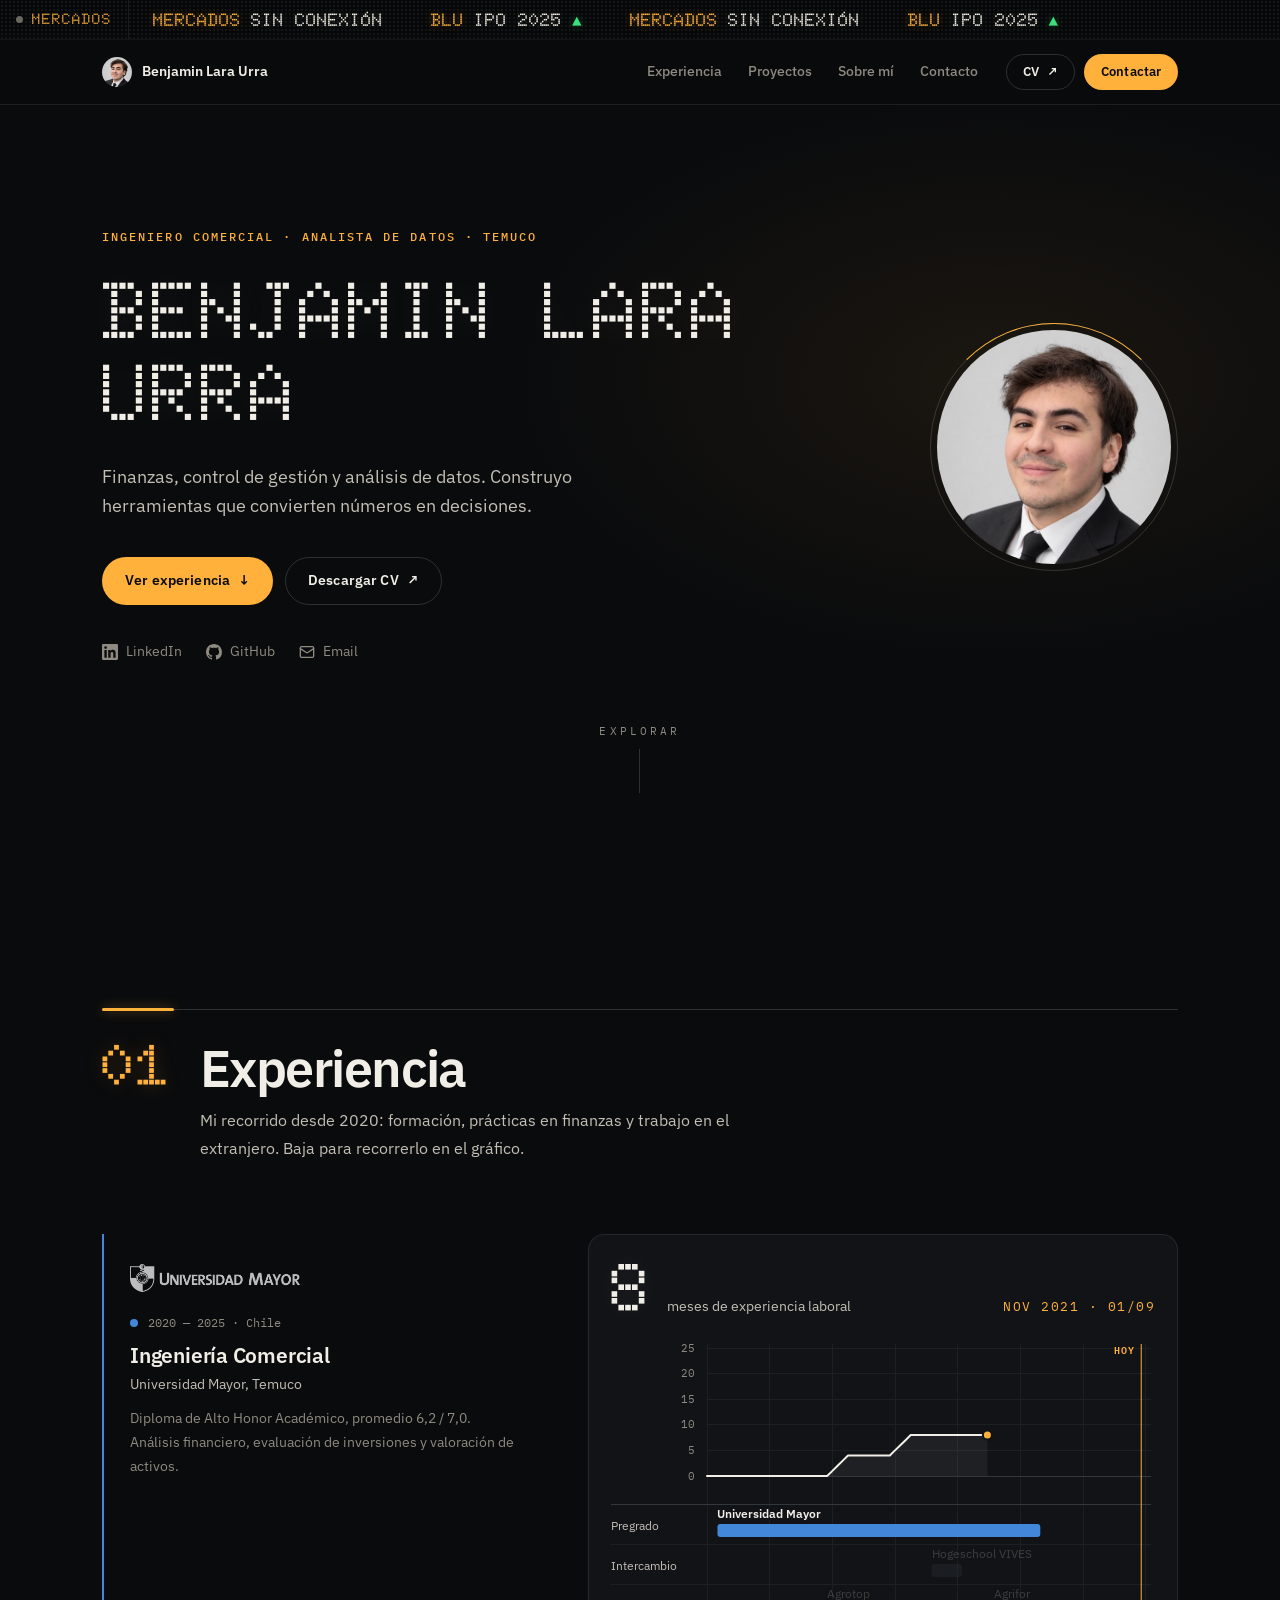
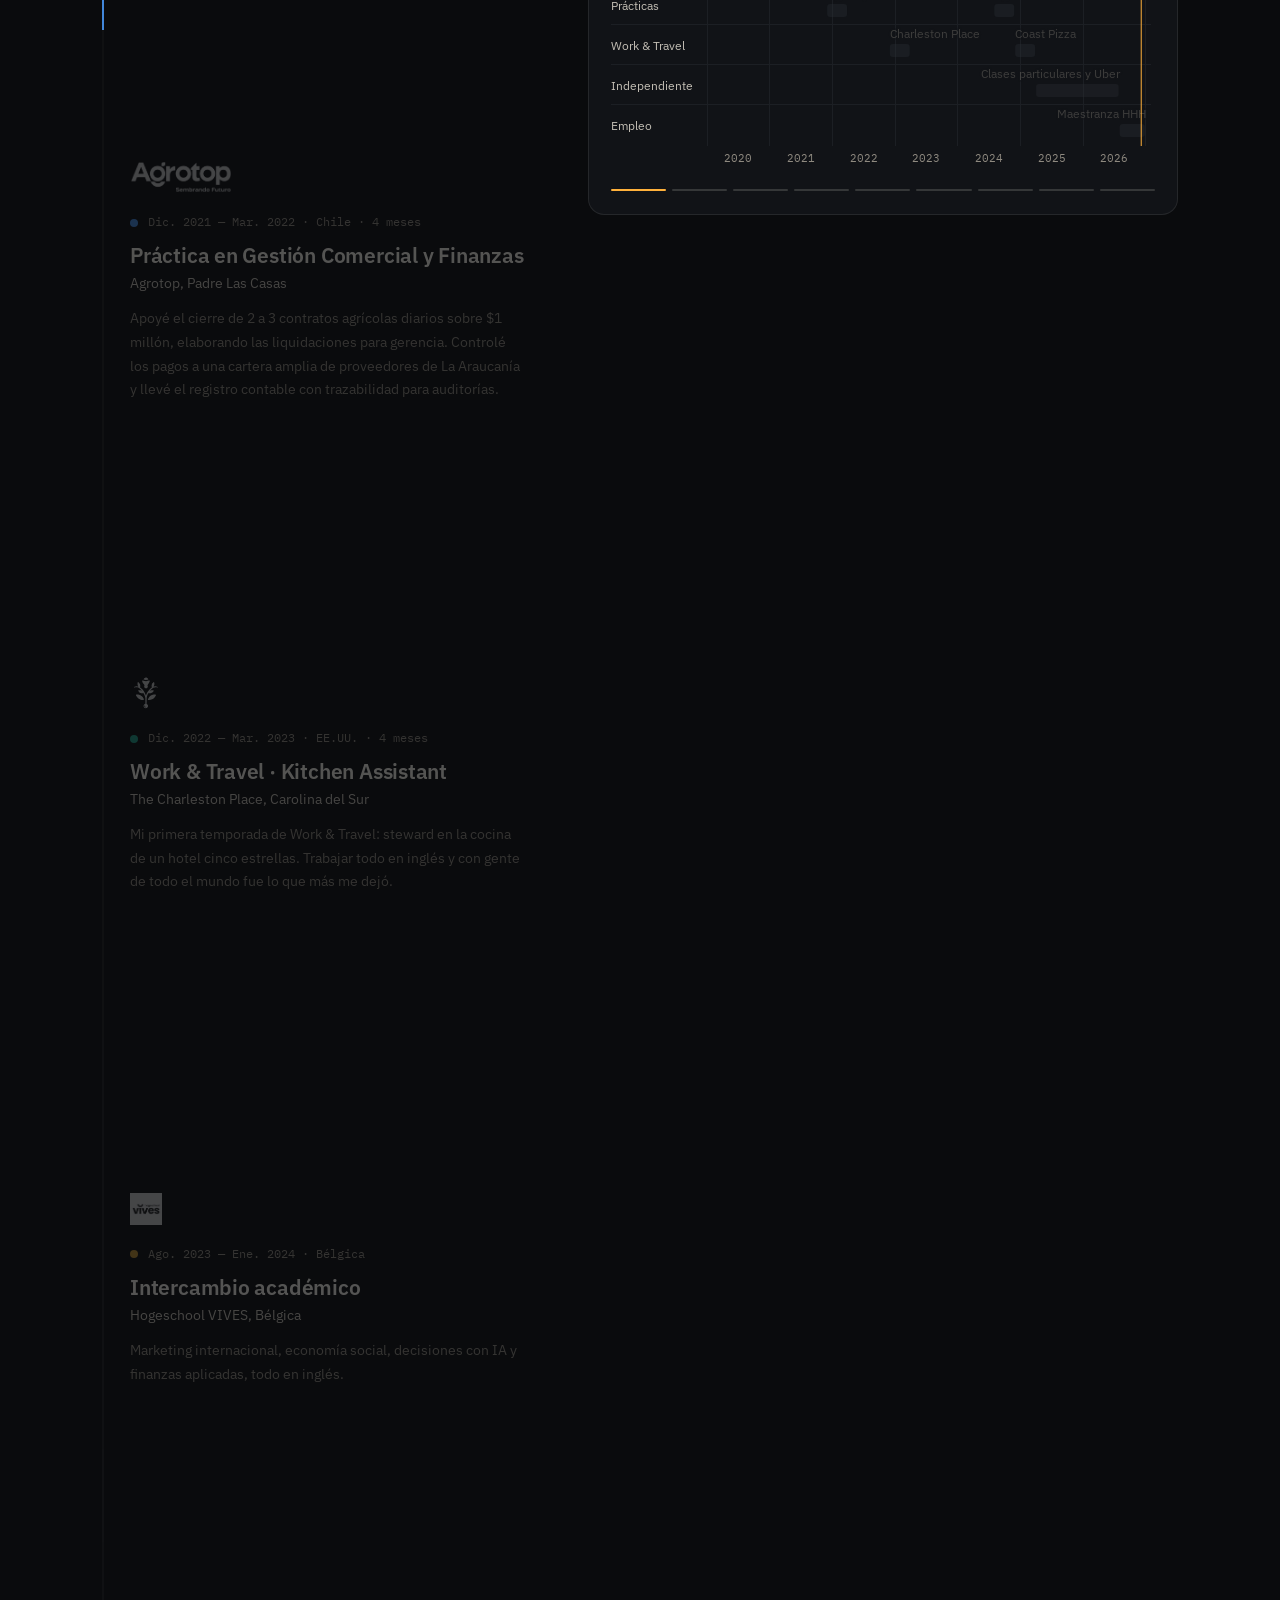
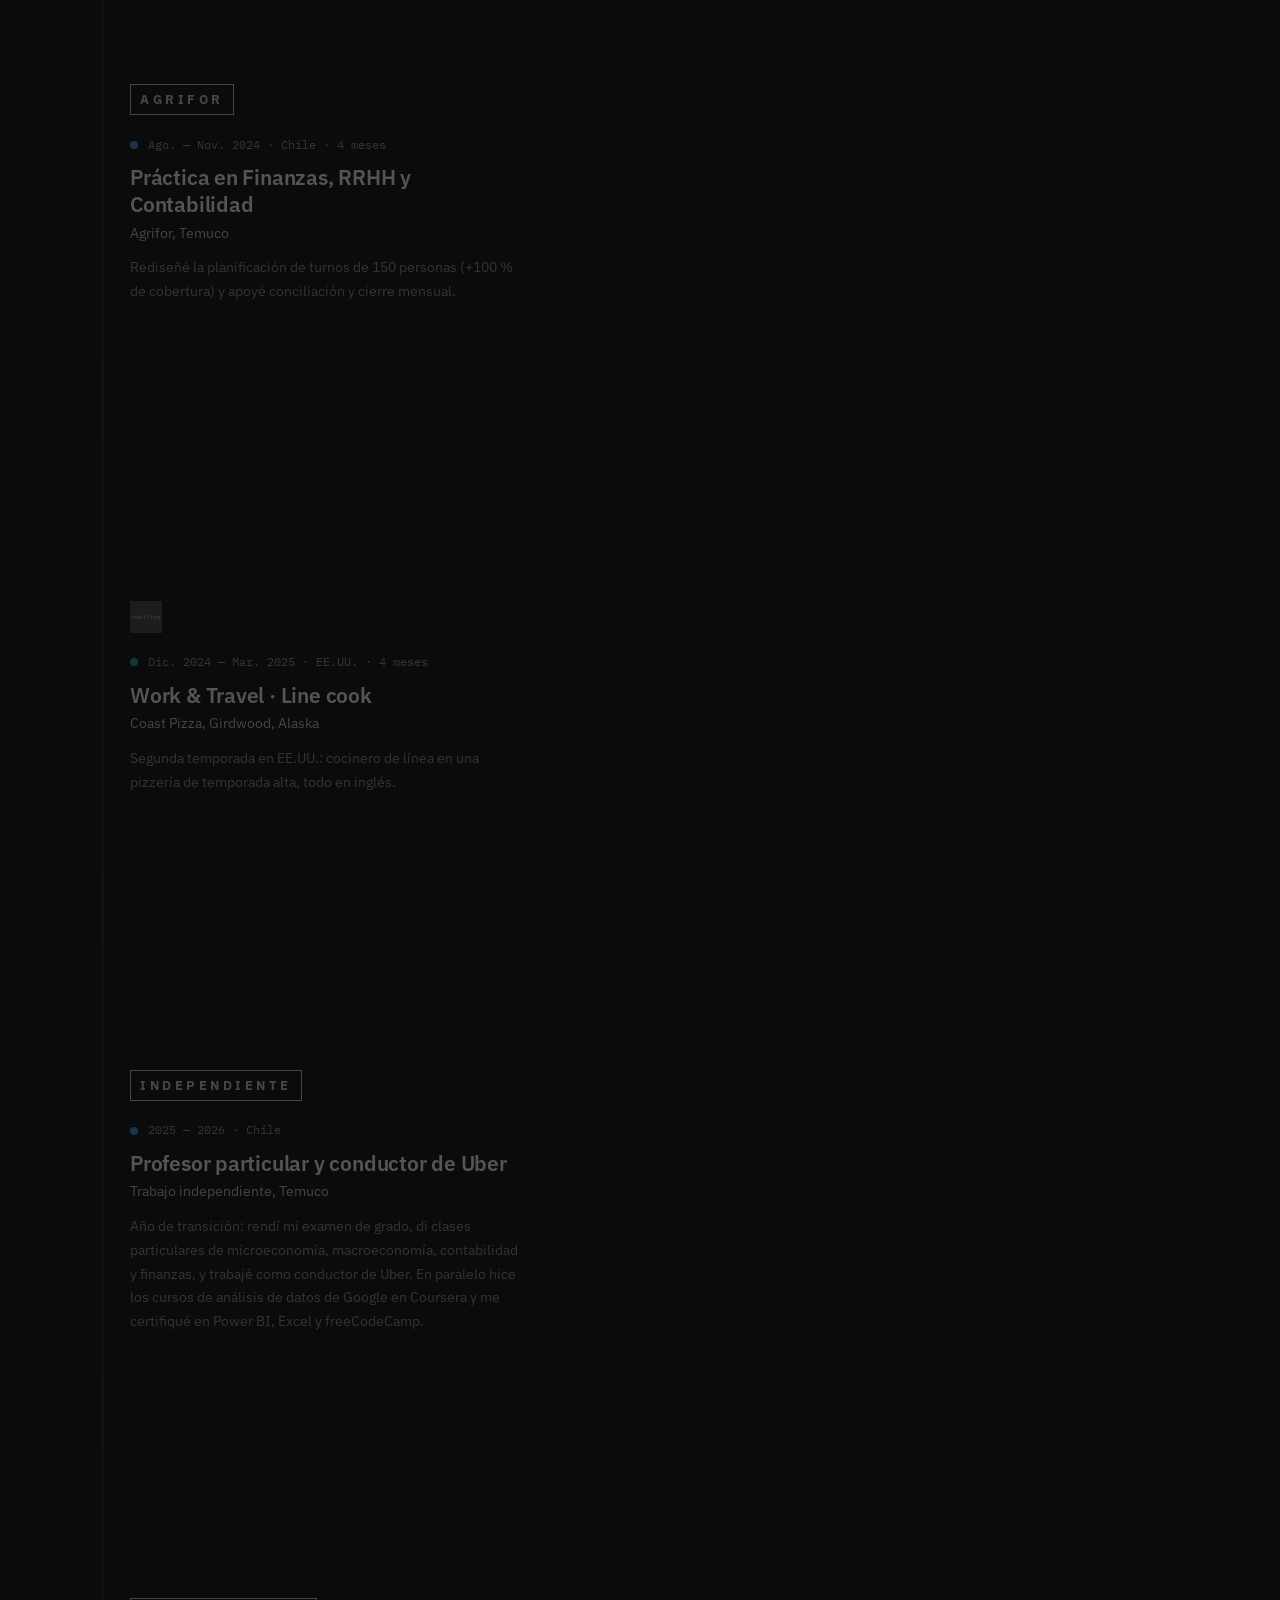
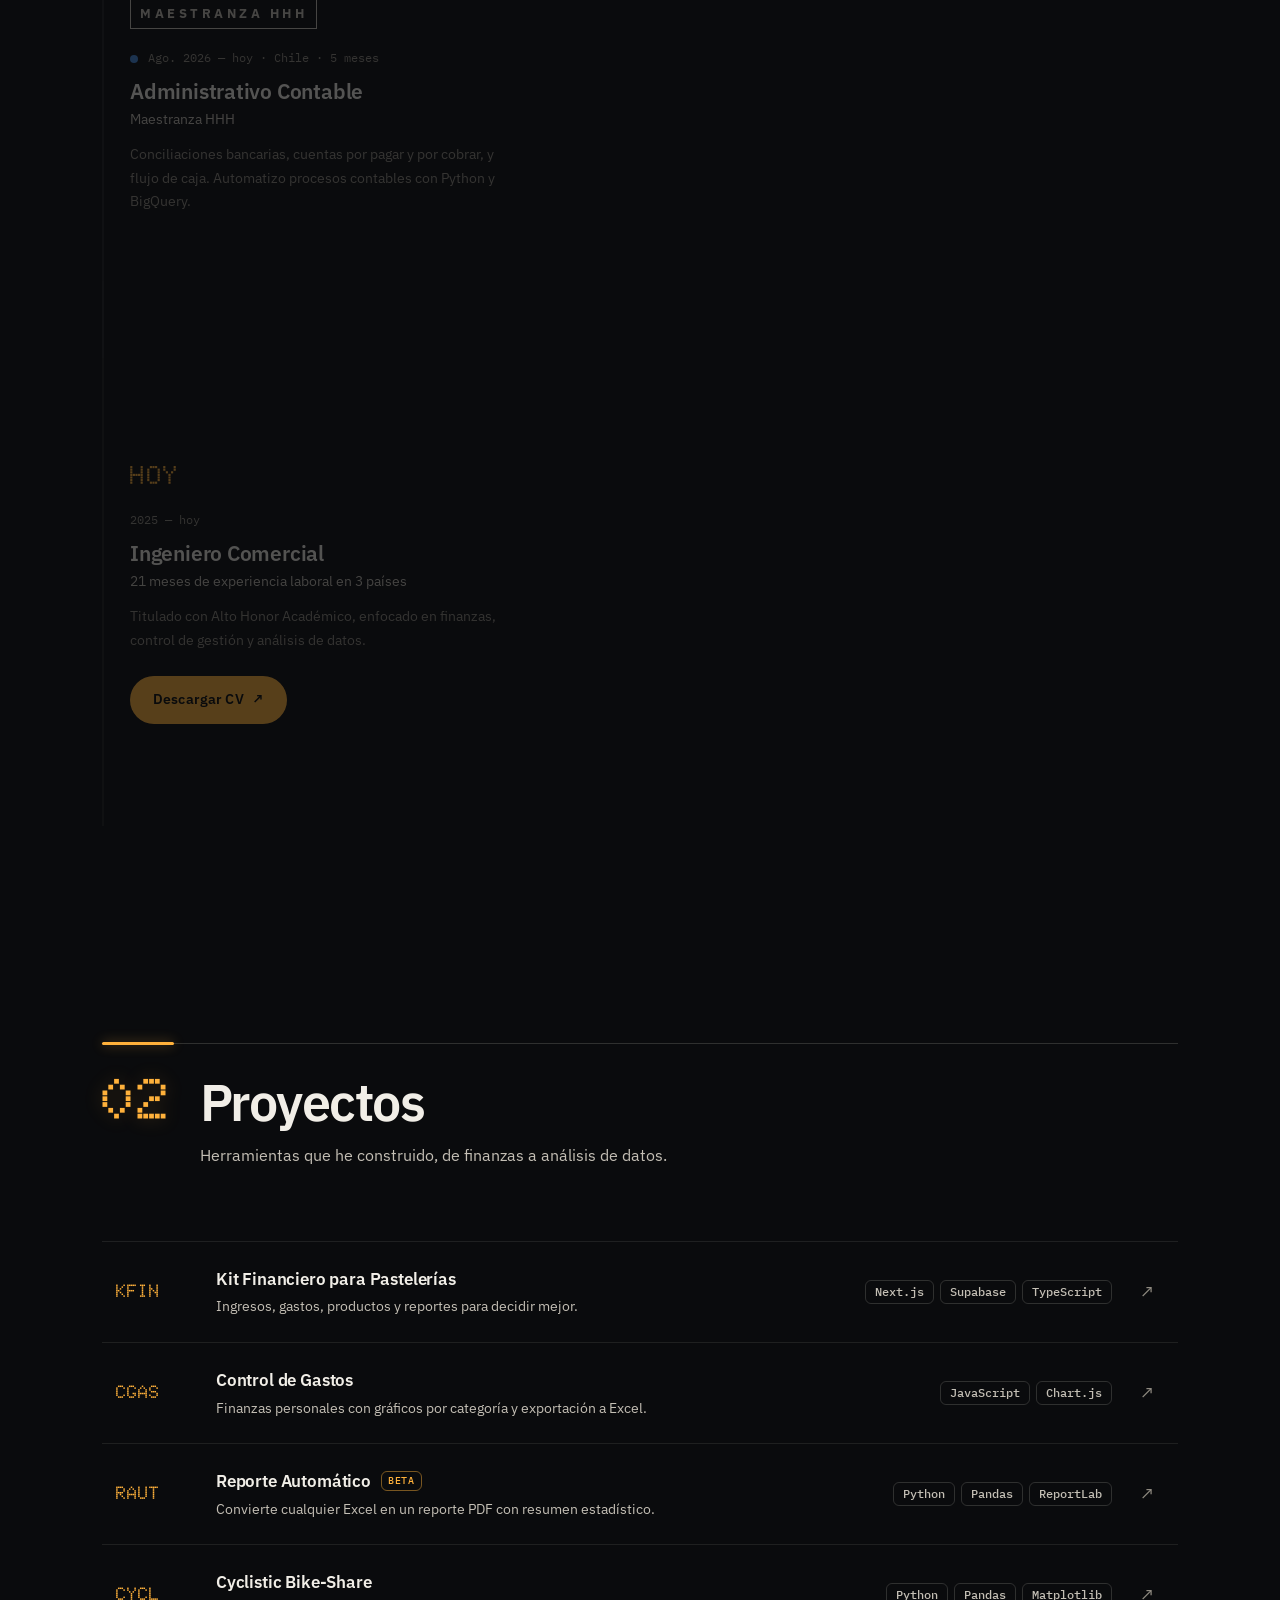
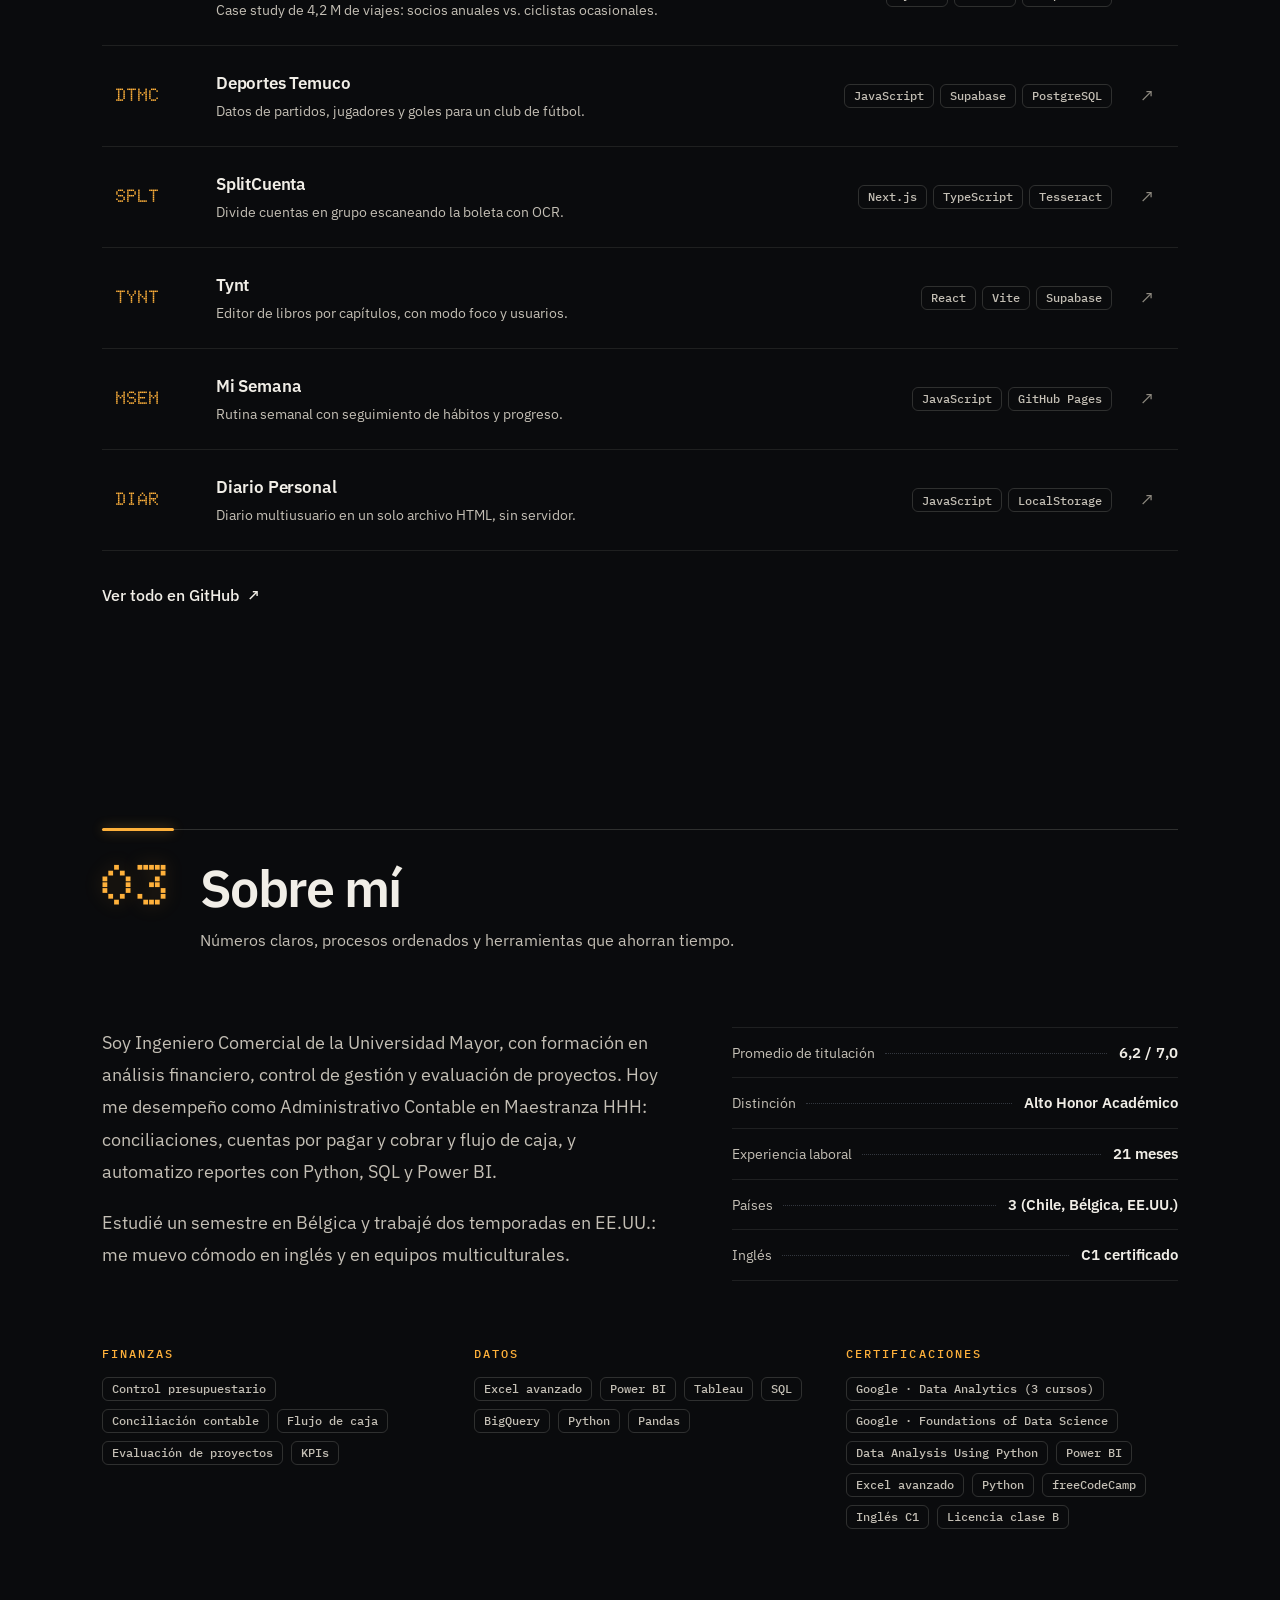
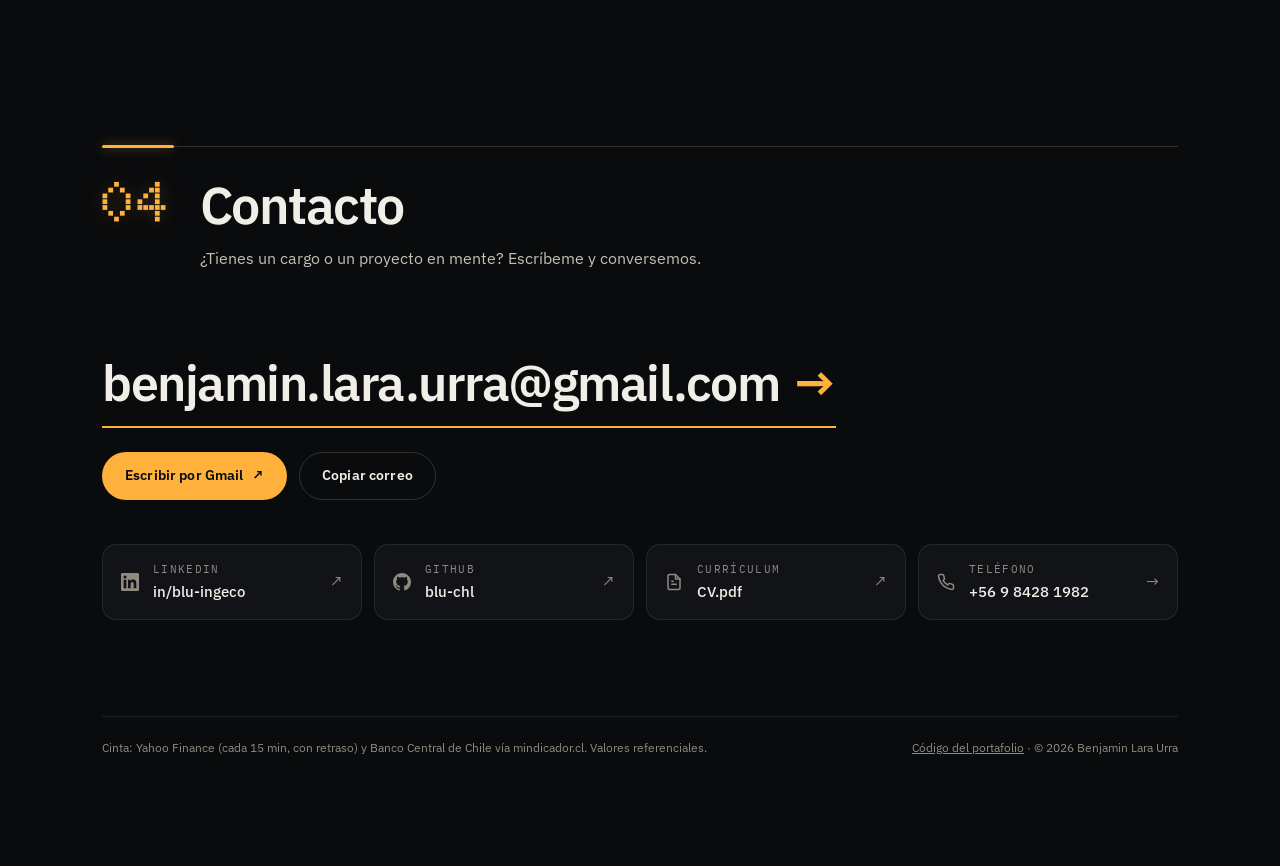
<file: index.html>
<!DOCTYPE html>
<html lang="es">
<head>
<meta charset="UTF-8" />
<meta name="viewport" content="width=device-width, initial-scale=1.0" />
<title>Benjamin Lara Urra — Ingeniero Comercial</title>
<meta name="description" content="Benjamin Lara Urra, Ingeniero Comercial: finanzas, control de gestión y análisis de datos. Experiencia, proyectos y contacto." />
<meta property="og:title" content="Benjamin Lara Urra — Ingeniero Comercial" />
<meta property="og:description" content="Finanzas, control de gestión y análisis de datos." />
<meta property="og:image" content="https://blu-chl.github.io/foto.jpg" />
<meta name="theme-color" content="#0a0b0d" />
<meta name="color-scheme" content="dark" />

<link rel="preconnect" href="https://fonts.googleapis.com">
<link rel="preconnect" href="https://fonts.gstatic.com" crossorigin>
<link href="https://fonts.googleapis.com/css2?family=Doto:wght,ROND@600..900,100&family=IBM+Plex+Mono:wght@400;500;600&family=IBM+Plex+Sans:wght@400;500;600;700&display=swap" rel="stylesheet">
<link rel="stylesheet" href="styles.css" />
<noscript><style>.rv { opacity: 1; transform: none; } #loader { display: none; }</style></noscript>
</head>
<body>

<a class="skip" href="#experiencia">Saltar al contenido</a>

<!-- ═══════════ Cinta LED ═══════════ -->
<div class="ticker" id="ticker" aria-label="Cotizaciones de mercado">
  <div class="tk-label"><span class="live-dot"></span><span>Mercados</span></div>
  <div class="tk-view"><div class="tk-track" id="tkTrack"></div></div>
</div>

<div id="progress" aria-hidden="true"></div>

<div id="loader" aria-hidden="true">
  <div class="loader-mark">BLU</div>
  <div class="loader-bar"><i id="loadBar"></i></div>
</div>

<!-- ═══════════ Cabecera (se oculta al bajar, vuelve al subir) ═══════════ -->
<header class="topbar" id="topbar">
  <div class="container topbar-row">
    <a class="brand" href="#hero">
      <img class="brand-photo" src="foto.jpg" alt="" onerror="this.remove()">
      <span class="brand-name">Benjamin Lara Urra</span>
    </a>
    <nav class="subnav" id="nav" aria-label="Secciones">
      <a href="#experiencia" data-sec="experiencia">Experiencia</a>
      <a href="#proyectos" data-sec="proyectos">Proyectos</a>
      <a href="#sobre" data-sec="sobre">Sobre mí</a>
      <a href="#contacto" data-sec="contacto">Contacto</a>
      <i id="navInk"></i>
    </nav>
    <div class="topbar-cta">
      <a class="btn btn-sm btn-ghost" href="CV.pdf" target="_blank" rel="noopener">CV <span class="arr">↗</span></a>
      <a class="btn btn-sm btn-primary" href="#contacto">Contactar</a>
    </div>
  </div>
</header>

<main>

  <!-- ═══════════ HERO ═══════════ -->
  <section id="hero">
    <div class="container hero-main">
      <div class="hero-copy">
        <p class="eyebrow rv">Ingeniero Comercial · Analista de datos · Temuco</p>
        <h1 class="hero-name" id="heroName">Benjamin Lara Urra</h1>
        <p class="hero-intro rv">Finanzas, control de gestión y análisis de datos. Construyo herramientas que convierten números en decisiones.</p>
        <div class="hero-cta rv">
          <a class="btn btn-primary" href="#experiencia">Ver experiencia <span class="arr">↓</span></a>
          <a class="btn btn-ghost" href="CV.pdf" target="_blank" rel="noopener">Descargar CV <span class="arr">↗</span></a>
        </div>
        <ul class="hero-social rv" aria-label="Redes">
          <li><a href="https://linkedin.com/in/blu-ingeco" target="_blank" rel="noopener">
            <svg viewBox="0 0 24 24" fill="currentColor" aria-hidden="true"><path d="M20.447 20.452h-3.554v-5.569c0-1.328-.027-3.037-1.852-3.037-1.853 0-2.136 1.445-2.136 2.939v5.667H9.351V9h3.414v1.561h.046c.477-.9 1.637-1.85 3.37-1.85 3.601 0 4.267 2.37 4.267 5.455v6.286zM5.337 7.433a2.062 2.062 0 01-2.063-2.065 2.064 2.064 0 112.063 2.065zm1.782 13.019H3.555V9h3.564v11.452zM22.225 0H1.771C.792 0 0 .774 0 1.729v20.542C0 23.227.792 24 1.771 24h20.451C23.2 24 24 23.227 24 22.271V1.729C24 .774 23.2 0 22.222 0h.003z"/></svg>LinkedIn</a></li>
          <li><a href="https://github.com/blu-chl" target="_blank" rel="noopener">
            <svg viewBox="0 0 24 24" fill="currentColor" aria-hidden="true"><path d="M12 0C5.37 0 0 5.37 0 12c0 5.31 3.435 9.795 8.205 11.385.6.105.825-.255.825-.57 0-.285-.015-1.23-.015-2.235-3.015.555-3.795-.735-4.035-1.41-.135-.345-.72-1.41-1.23-1.695-.42-.225-1.02-.78-.015-.795.945-.015 1.62.87 1.845 1.23 1.08 1.815 2.805 1.305 3.495.99.105-.78.42-1.305.765-1.605-2.67-.3-5.46-1.335-5.46-5.925 0-1.305.465-2.385 1.23-3.225-.12-.3-.54-1.53.12-3.18 0 0 1.005-.315 3.3 1.23.96-.27 1.98-.405 3-.405s2.04.135 3 .405c2.295-1.56 3.3-1.23 3.3-1.23.66 1.65.24 2.88.12 3.18.765.84 1.23 1.905 1.23 3.225 0 4.605-2.805 5.625-5.475 5.925.435.375.81 1.095.81 2.22 0 1.605-.015 2.895-.015 3.3 0 .315.225.69.825.57A12.02 12.02 0 0024 12c0-6.63-5.37-12-12-12z"/></svg>GitHub</a></li>
          <li><a href="mailto:benjamin.lara.urra@gmail.com">
            <svg viewBox="0 0 24 24" fill="none" stroke="currentColor" stroke-width="2" stroke-linecap="round" stroke-linejoin="round" aria-hidden="true"><rect x="2" y="4" width="20" height="16" rx="2"/><path d="m22 7-8.97 5.7a1.94 1.94 0 0 1-2.06 0L2 7"/></svg>Email</a></li>
        </ul>
      </div>
      <div class="portrait rv">
        <img src="foto.jpg" alt="Benjamin Lara Urra" onerror="this.parentElement.style.display='none'">
      </div>
    </div>

    <a class="hero-scroll rv" href="#experiencia" aria-label="Bajar a Experiencia">
      <span>Explorar</span>
      <i></i>
    </a>
  </section>

  <!-- ── 01 EXPERIENCIA ── -->
  <section class="panel" id="experiencia">
    <div class="container">
      <div class="sec-head rv">
        <span class="sec-num">01</span>
        <div>
          <h2 class="sec-title">Experiencia</h2>
          <p class="sec-lead">Mi recorrido desde 2020: formación, prácticas en finanzas y trabajo en el extranjero. Baja para recorrerlo en el gráfico.</p>
        </div>
      </div>

      <div class="xp">
        <div class="xp-chart" id="xpChartBox">
          <div class="readout">
            <span class="led" id="roMonths">0</span>
            <span class="ro-label">meses de experiencia laboral</span>
            <span class="ro-date" id="roDate">—</span>
          </div>
          <div class="chart" id="chartXp"></div>
          <div class="xp-progress" id="xpProgress" aria-hidden="true"></div>
        </div>

        <ol class="xp-steps" id="xpSteps"></ol>
      </div>
    </div>
  </section>

  <!-- ── 02 PROYECTOS ── -->
  <section class="panel" id="proyectos">
    <div class="container">
      <div class="sec-head rv">
        <span class="sec-num">02</span>
        <div>
          <h2 class="sec-title">Proyectos</h2>
          <p class="sec-lead">Herramientas que he construido, de finanzas a análisis de datos.</p>
        </div>
      </div>

      <ul class="proj-list">
        <li class="rv"><a class="proj" href="https://pasteleria-kit.vercel.app" target="_blank" rel="noopener">
          <span class="p-code">KFIN</span>
          <span class="p-main"><span class="p-name">Kit Financiero para Pastelerías</span><span class="p-desc">Ingresos, gastos, productos y reportes para decidir mejor.</span></span>
          <span class="p-tags"><span class="tag">Next.js</span><span class="tag">Supabase</span><span class="tag">TypeScript</span></span>
          <span class="p-go" aria-hidden="true">↗</span></a></li>
        <li class="rv"><a class="proj" href="https://blu-chl.github.io/control-gastos/" target="_blank" rel="noopener">
          <span class="p-code">CGAS</span>
          <span class="p-main"><span class="p-name">Control de Gastos</span><span class="p-desc">Finanzas personales con gráficos por categoría y exportación a Excel.</span></span>
          <span class="p-tags"><span class="tag">JavaScript</span><span class="tag">Chart.js</span></span>
          <span class="p-go" aria-hidden="true">↗</span></a></li>
        <li class="rv"><a class="proj" href="https://github.com/blu-chl/reporte-automatico" target="_blank" rel="noopener">
          <span class="p-code">RAUT</span>
          <span class="p-main"><span class="p-name">Reporte Automático <span class="tag tag-accent">Beta</span></span><span class="p-desc">Convierte cualquier Excel en un reporte PDF con resumen estadístico.</span></span>
          <span class="p-tags"><span class="tag">Python</span><span class="tag">Pandas</span><span class="tag">ReportLab</span></span>
          <span class="p-go" aria-hidden="true">↗</span></a></li>
        <li class="rv"><a class="proj" href="https://blu-chl.github.io/cyclistic-bikeshare/" target="_blank" rel="noopener">
          <span class="p-code">CYCL</span>
          <span class="p-main"><span class="p-name">Cyclistic Bike-Share</span><span class="p-desc">Case study de 4,2 M de viajes: socios anuales vs. ciclistas ocasionales.</span></span>
          <span class="p-tags"><span class="tag">Python</span><span class="tag">Pandas</span><span class="tag">Matplotlib</span></span>
          <span class="p-go" aria-hidden="true">↗</span></a></li>
        <li class="rv"><a class="proj" href="https://blu-chl.github.io/deportes-temuco/" target="_blank" rel="noopener">
          <span class="p-code">DTMC</span>
          <span class="p-main"><span class="p-name">Deportes Temuco</span><span class="p-desc">Datos de partidos, jugadores y goles para un club de fútbol.</span></span>
          <span class="p-tags"><span class="tag">JavaScript</span><span class="tag">Supabase</span><span class="tag">PostgreSQL</span></span>
          <span class="p-go" aria-hidden="true">↗</span></a></li>
        <li class="rv"><a class="proj" href="https://blu-chl.github.io/splitcuenta/" target="_blank" rel="noopener">
          <span class="p-code">SPLT</span>
          <span class="p-main"><span class="p-name">SplitCuenta</span><span class="p-desc">Divide cuentas en grupo escaneando la boleta con OCR.</span></span>
          <span class="p-tags"><span class="tag">Next.js</span><span class="tag">TypeScript</span><span class="tag">Tesseract</span></span>
          <span class="p-go" aria-hidden="true">↗</span></a></li>
        <li class="rv"><a class="proj" href="https://blu-chl.github.io/tynt/" target="_blank" rel="noopener">
          <span class="p-code">TYNT</span>
          <span class="p-main"><span class="p-name">Tynt</span><span class="p-desc">Editor de libros por capítulos, con modo foco y usuarios.</span></span>
          <span class="p-tags"><span class="tag">React</span><span class="tag">Vite</span><span class="tag">Supabase</span></span>
          <span class="p-go" aria-hidden="true">↗</span></a></li>
        <li class="rv"><a class="proj" href="https://blu-chl.github.io/mi-semana/" target="_blank" rel="noopener">
          <span class="p-code">MSEM</span>
          <span class="p-main"><span class="p-name">Mi Semana</span><span class="p-desc">Rutina semanal con seguimiento de hábitos y progreso.</span></span>
          <span class="p-tags"><span class="tag">JavaScript</span><span class="tag">GitHub Pages</span></span>
          <span class="p-go" aria-hidden="true">↗</span></a></li>
        <li class="rv"><a class="proj" href="https://blu-chl.github.io/diario/" target="_blank" rel="noopener">
          <span class="p-code">DIAR</span>
          <span class="p-main"><span class="p-name">Diario Personal</span><span class="p-desc">Diario multiusuario en un solo archivo HTML, sin servidor.</span></span>
          <span class="p-tags"><span class="tag">JavaScript</span><span class="tag">LocalStorage</span></span>
          <span class="p-go" aria-hidden="true">↗</span></a></li>
      </ul>

      <a class="link-arrow rv" href="https://github.com/blu-chl" target="_blank" rel="noopener">Ver todo en GitHub <span class="arr">↗</span></a>
    </div>
  </section>

  <!-- ── 03 SOBRE MÍ ── -->
  <section class="panel" id="sobre">
    <div class="container">
      <div class="sec-head rv">
        <span class="sec-num">03</span>
        <div>
          <h2 class="sec-title">Sobre mí</h2>
          <p class="sec-lead">Números claros, procesos ordenados y herramientas que ahorran tiempo.</p>
        </div>
      </div>

      <div class="about">
        <div class="about-text rv">
          <p>Soy Ingeniero Comercial de la Universidad Mayor, con formación en análisis financiero, control de gestión y evaluación de proyectos. Hoy me desempeño como Administrativo Contable en Maestranza HHH: conciliaciones, cuentas por pagar y cobrar y flujo de caja, y automatizo reportes con Python, SQL y Power BI.</p>
          <p>Estudié un semestre en Bélgica y trabajé dos temporadas en EE.UU.: me muevo cómodo en inglés y en equipos multiculturales.</p>
        </div>

        <dl class="ficha rv" aria-label="Ficha">
          <div><dt>Promedio de titulación</dt><dd>6,2 / 7,0</dd></div>
          <div><dt>Distinción</dt><dd>Alto Honor Académico</dd></div>
          <div><dt>Experiencia laboral</dt><dd data-kpi="meses">16 meses</dd></div>
          <div><dt>Países</dt><dd data-kpi="paises">3</dd></div>
          <div><dt>Inglés</dt><dd>C1 certificado</dd></div>
        </dl>
      </div>

      <div class="skills">
        <div class="rv"><p class="label">Finanzas</p><ul class="tags"><li class="tag">Control presupuestario</li><li class="tag">Conciliación contable</li><li class="tag">Flujo de caja</li><li class="tag">Evaluación de proyectos</li><li class="tag">KPIs</li></ul></div>
        <div class="rv"><p class="label">Datos</p><ul class="tags"><li class="tag">Excel avanzado</li><li class="tag">Power BI</li><li class="tag">Tableau</li><li class="tag">SQL</li><li class="tag">BigQuery</li><li class="tag">Python</li><li class="tag">Pandas</li></ul></div>
        <div class="rv"><p class="label">Certificaciones</p><ul class="tags"><li class="tag">Google · Data Analytics (3 cursos)</li><li class="tag">Google · Foundations of Data Science</li><li class="tag">Data Analysis Using Python</li><li class="tag">Power BI</li><li class="tag">Excel avanzado</li><li class="tag">Python</li><li class="tag">freeCodeCamp</li><li class="tag">Inglés C1</li><li class="tag">Licencia clase B</li></ul></div>
      </div>
    </div>
  </section>

  <!-- ── 04 CONTACTO ── -->
  <section class="panel" id="contacto">
    <div class="container">
      <div class="sec-head rv">
        <span class="sec-num">04</span>
        <div>
          <h2 class="sec-title">Contacto</h2>
          <p class="sec-lead">¿Tienes un cargo o un proyecto en mente? Escríbeme y conversemos.</p>
        </div>
      </div>

      <a class="contact-mail rv" href="mailto:benjamin.lara.urra@gmail.com">benjamin.lara.urra@gmail.com <span class="arr">→</span></a>

      <!-- mailto: solo funciona con una app de correo configurada; estas dos opciones funcionan siempre -->
      <div class="contact-actions rv">
        <a class="btn btn-primary" href="https://mail.google.com/mail/?view=cm&amp;fs=1&amp;to=benjamin.lara.urra@gmail.com&amp;su=Contacto%20desde%20tu%20portafolio" target="_blank" rel="noopener">Escribir por Gmail <span class="arr">↗</span></a>
        <button class="btn btn-ghost" type="button" id="copyMail" data-mail="benjamin.lara.urra@gmail.com">Copiar correo</button>
      </div>

      <ul class="contact-grid">
        <li class="rv"><a class="contact-card" href="https://linkedin.com/in/blu-ingeco" target="_blank" rel="noopener">
          <svg viewBox="0 0 24 24" fill="currentColor" aria-hidden="true"><path d="M20.447 20.452h-3.554v-5.569c0-1.328-.027-3.037-1.852-3.037-1.853 0-2.136 1.445-2.136 2.939v5.667H9.351V9h3.414v1.561h.046c.477-.9 1.637-1.85 3.37-1.85 3.601 0 4.267 2.37 4.267 5.455v6.286zM5.337 7.433a2.062 2.062 0 01-2.063-2.065 2.064 2.064 0 112.063 2.065zm1.782 13.019H3.555V9h3.564v11.452zM22.225 0H1.771C.792 0 0 .774 0 1.729v20.542C0 23.227.792 24 1.771 24h20.451C23.2 24 24 23.227 24 22.271V1.729C24 .774 23.2 0 22.222 0h.003z"/></svg>
          <span class="cc-label">LinkedIn</span><span class="cc-value">in/blu-ingeco</span><span class="arr">↗</span></a></li>
        <li class="rv"><a class="contact-card" href="https://github.com/blu-chl" target="_blank" rel="noopener">
          <svg viewBox="0 0 24 24" fill="currentColor" aria-hidden="true"><path d="M12 0C5.37 0 0 5.37 0 12c0 5.31 3.435 9.795 8.205 11.385.6.105.825-.255.825-.57 0-.285-.015-1.23-.015-2.235-3.015.555-3.795-.735-4.035-1.41-.135-.345-.72-1.41-1.23-1.695-.42-.225-1.02-.78-.015-.795.945-.015 1.62.87 1.845 1.23 1.08 1.815 2.805 1.305 3.495.99.105-.78.42-1.305.765-1.605-2.67-.3-5.46-1.335-5.46-5.925 0-1.305.465-2.385 1.23-3.225-.12-.3-.54-1.53.12-3.18 0 0 1.005-.315 3.3 1.23.96-.27 1.98-.405 3-.405s2.04.135 3 .405c2.295-1.56 3.3-1.23 3.3-1.23.66 1.65.24 2.88.12 3.18.765.84 1.23 1.905 1.23 3.225 0 4.605-2.805 5.625-5.475 5.925.435.375.81 1.095.81 2.22 0 1.605-.015 2.895-.015 3.3 0 .315.225.69.825.57A12.02 12.02 0 0024 12c0-6.63-5.37-12-12-12z"/></svg>
          <span class="cc-label">GitHub</span><span class="cc-value">blu-chl</span><span class="arr">↗</span></a></li>
        <li class="rv"><a class="contact-card" href="CV.pdf" target="_blank" rel="noopener">
          <svg viewBox="0 0 24 24" fill="none" stroke="currentColor" stroke-width="2" stroke-linecap="round" stroke-linejoin="round" aria-hidden="true"><path d="M14 2H6a2 2 0 0 0-2 2v16a2 2 0 0 0 2 2h12a2 2 0 0 0 2-2V8z"/><path d="M14 2v6h6M9 15h6M9 11h2"/></svg>
          <span class="cc-label">Currículum</span><span class="cc-value">CV.pdf</span><span class="arr">↗</span></a></li>
        <li class="rv"><a class="contact-card" href="tel:+56984281982">
          <svg viewBox="0 0 24 24" fill="none" stroke="currentColor" stroke-width="2" stroke-linecap="round" stroke-linejoin="round" aria-hidden="true"><path d="M22 16.92v3a2 2 0 0 1-2.18 2 19.79 19.79 0 0 1-8.63-3.07 19.5 19.5 0 0 1-6-6 19.79 19.79 0 0 1-3.07-8.67A2 2 0 0 1 4.11 2h3a2 2 0 0 1 2 1.72c.127.96.362 1.903.7 2.81a2 2 0 0 1-.45 2.11L8.09 9.91a16 16 0 0 0 6 6l1.27-1.27a2 2 0 0 1 2.11-.45c.907.338 1.85.573 2.81.7A2 2 0 0 1 22 16.92z"/></svg>
          <span class="cc-label">Teléfono</span><span class="cc-value">+56 9 8428 1982</span><span class="arr">→</span></a></li>
      </ul>

      <footer class="site-footer">
        <p>Cinta: Yahoo Finance (cada 15 min, con retraso) y Banco Central de Chile vía mindicador.cl. Valores referenciales.</p>
        <p><a href="https://github.com/blu-chl/blu-chl.github.io" target="_blank" rel="noopener">Código del portafolio</a> · © 2026 Benjamin Lara Urra</p>
      </footer>
    </div>
  </section>

</main>

<!-- ═══════════ Terminal BLU (easter egg) ═══════════ -->
<div class="term" id="term" role="dialog" aria-modal="true" aria-label="Terminal BLU" hidden>
  <div class="term-bar">
    <span class="term-logo">BLU &lt;GO&gt;</span>
    <div class="term-tabs" role="tablist">
      <button role="tab" data-t="usd" aria-selected="true"><kbd>1</kbd> USD</button>
      <button role="tab" data-t="van" aria-selected="false"><kbd>2</kbd> VAN</button>
    </div>
    <button class="term-close" id="termClose" aria-label="Cerrar terminal"><kbd>ESC</kbd> ✕</button>
  </div>

  <div class="term-body">
    <section class="term-panel" data-p="usd">
      <div class="t-top">
        <div>
          <p class="t-label">Dólar observado · USD/CLP <span id="tUsdDate"></span></p>
          <p class="t-big"><span class="led" id="tUsd">—</span><span class="delta" id="tUsdDelta"></span></p>
        </div>
        <div class="t-range" id="tRange" role="group" aria-label="Rango">
          <button data-r="1M">1M</button><button data-r="3M">3M</button><button data-r="6M" class="on">6M</button><button data-r="1A">1A</button>
        </div>
      </div>
      <div class="chart" id="tChartUsd"></div>
      <dl class="t-inds" id="tInds">
        <div><dt>UF</dt><dd data-k="uf">—</dd></div>
        <div><dt>Euro</dt><dd data-k="euro">—</dd></div>
        <div><dt>Cobre US$/lb</dt><dd data-k="libra_cobre">—</dd></div>
        <div><dt>TPM</dt><dd data-k="tpm">—</dd></div>
      </dl>
      <p class="t-src" id="tSrc">Banco Central de Chile vía mindicador.cl</p>
    </section>

    <section class="term-panel" data-p="van" hidden>
      <div class="t-sliders">
        <label><span>Inversión <b id="lbInv"></b></span><input type="range" id="inInv" min="5" max="100" step="1" value="30"></label>
        <label><span>Flujo anual <b id="lbFlujo"></b></span><input type="range" id="inFlujo" min="1" max="30" step="0.5" value="8"></label>
        <label><span>Tasa de descuento <b id="lbTasa"></b></span><input type="range" id="inTasa" min="0" max="30" step="0.5" value="10"></label>
      </div>
      <div class="t-kpis">
        <div><span class="t-label">VAN · MM$</span><span class="led" id="kVan">—</span></div>
        <div><span class="t-label">TIR</span><span class="led" id="kTir">—</span></div>
        <div><span class="t-label">Payback · años</span><span class="led" id="kPb">—</span></div>
      </div>
      <p class="t-verdict" id="labVerdict"></p>
      <div class="chart" id="tChartVan"></div>
      <p class="t-src">MM$ · horizonte de 6 años · flujos al cierre de cada año · barras: flujo del año · línea: flujo descontado acumulado</p>
    </section>
  </div>
</div>

<div class="tip" id="tip" role="status" aria-live="polite"></div>

<script src="app.js"></script>
</body>
</html>
</file>
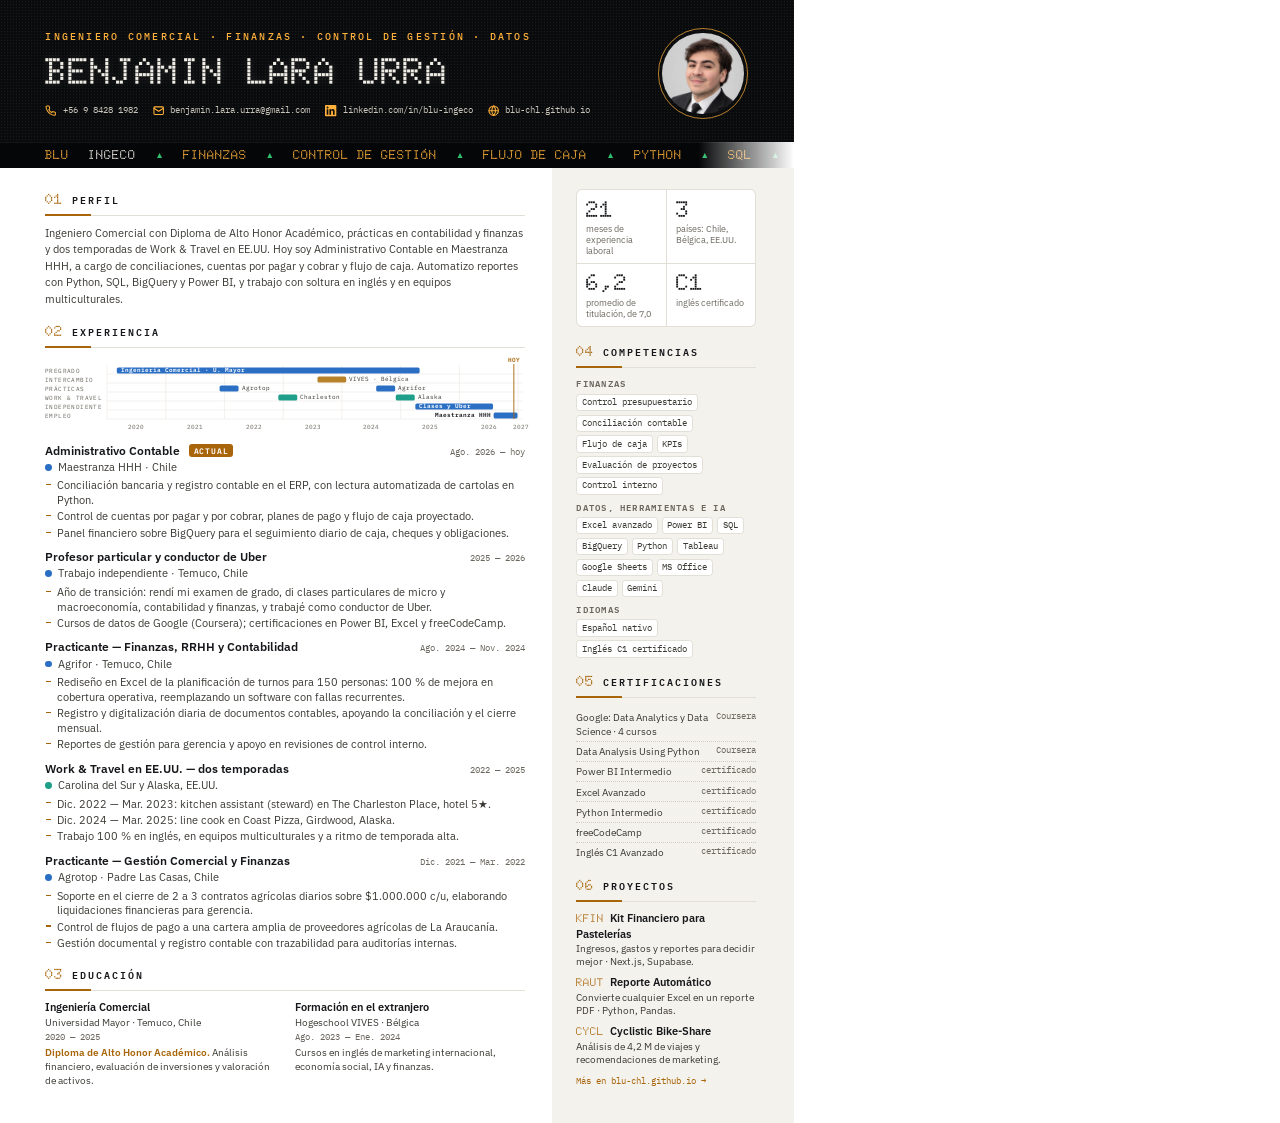
<file: cv/cv.html>
<!DOCTYPE html>
<html lang="es">
<head>
<meta charset="UTF-8">
<title>Benjamin Lara Urra — CV</title>
<!-- Fuente del CV.pdf: se imprime con Chrome (A4, sin márgenes). Para actualizar,
     editar este archivo y volver a generar el PDF. -->
<link rel="preconnect" href="https://fonts.googleapis.com">
<link rel="preconnect" href="https://fonts.gstatic.com" crossorigin>
<link href="https://fonts.googleapis.com/css2?family=Doto:wght,ROND@600..900,100&family=IBM+Plex+Mono:wght@400;500;600&family=IBM+Plex+Sans:wght@400;500;600;700&display=swap" rel="stylesheet">
<style>
  @page { size: A4; margin: 0; }
  * { box-sizing: border-box; margin: 0; padding: 0; }

  :root {
    --ink: #15171a;
    --ink-2: #3b3934;
    --muted: #6b675f;
    --line: #e2dfd7;
    --side: #f4f2ed;
    --amber: #a8650a;       /* ámbar legible sobre blanco */
    --led: #ffb13b;         /* ámbar LED sobre negro */
    --band: #0a0b0d;
    --green: #2fbf6d;
    --c1: #2a6fc4;
    --c2: #b7822a;
    --c3: #1f9e89;
    --doto: 'Doto', 'IBM Plex Mono', monospace;
    --sans: 'IBM Plex Sans', 'Segoe UI', sans-serif;
    --mono: 'IBM Plex Mono', Consolas, monospace;
  }

  html, body { width: 210mm; background: #fff; }
  body { font-family: var(--sans); color: var(--ink); font-size: 8.4pt; line-height: 1.42; -webkit-print-color-adjust: exact; print-color-adjust: exact; }
  .page { width: 210mm; height: 297mm; overflow: hidden; display: flex; flex-direction: column; }
  .band, .tape { flex-shrink: 0; }

  /* ── Banda superior: pizarra LED ── */
  .band { position: relative; background: var(--band); color: #f1eee7; padding: 7.5mm 12mm 6mm; display: flex; align-items: center; gap: 8mm; }
  .band::before { content: ''; position: absolute; inset: 0; background-image: radial-gradient(circle, rgba(255,255,255,0.07) 0.6px, transparent 1px); background-size: 3px 3px; }
  .band > * { position: relative; }
  .id { flex: 1; min-width: 0; }
  .role { font-family: var(--mono); font-size: 7.6pt; font-weight: 500; letter-spacing: 0.22em; text-transform: uppercase; color: var(--led); margin-bottom: 2.4mm; }
  .name { font-family: var(--doto); font-weight: 800; font-size: 28pt; line-height: 1; letter-spacing: 0.01em; text-transform: uppercase; text-shadow: 0 0 10px rgba(241,238,231,0.15); margin-bottom: 3.6mm; white-space: nowrap; }
  .contact { display: flex; flex-wrap: wrap; gap: 1.2mm 4mm; font-family: var(--mono); font-size: 6.9pt; color: #c9c4ba; }
  .contact span { display: inline-flex; align-items: center; gap: 1.6mm; }
  .contact svg { width: 3mm; height: 3mm; color: var(--led); }
  .contact a { color: inherit; text-decoration: none; }
  .photo { width: 24mm; height: 24mm; border-radius: 50%; padding: 1mm; border: 0.3mm solid rgba(255,177,59,0.7); flex-shrink: 0; }
  .photo img { width: 100%; height: 100%; border-radius: 50%; object-fit: cover; display: block; }

  /* ── Cinta tipo bolsa ── */
  .tape { background: #050607; border-top: 0.2mm solid rgba(255,255,255,0.06); height: 7mm; display: flex; align-items: center; gap: 5mm; padding: 0 12mm; overflow: hidden; white-space: nowrap; -webkit-mask-image: linear-gradient(90deg, #000 88%, transparent); mask-image: linear-gradient(90deg, #000 88%, transparent); font-family: var(--doto); font-weight: 800; font-size: 9.6pt; }
  .tape span { color: var(--led); }
  .tape b { font-weight: 800; color: #f1eee7; }
  .tape i { font-style: normal; color: var(--green); font-family: var(--sans); font-size: 6.5pt; }

  /* ── Cuerpo ── */
  .body { flex: 1; display: grid; grid-template-columns: 1fr 64mm; }
  .main { padding: 5.5mm 7mm 5mm 12mm; }
  .side { background: var(--side); padding: 5.5mm 10mm 5mm 6.5mm; }

  h2 { display: flex; align-items: baseline; gap: 2.2mm; font-family: var(--mono); font-size: 7.6pt; font-weight: 600; letter-spacing: 0.2em; text-transform: uppercase; color: var(--ink); margin: 0 0 2.4mm; padding-bottom: 1.4mm; border-bottom: 0.25mm solid var(--line); position: relative; }
  h2::after { content: ''; position: absolute; left: 0; bottom: -0.25mm; width: 12mm; height: 0.5mm; background: var(--amber); }
  h2 .n { font-family: var(--doto); font-weight: 800; font-size: 11pt; letter-spacing: 0; color: var(--amber); }
  section + section { margin-top: 3.6mm; }

  .perfil { color: var(--ink-2); font-size: 8.3pt; line-height: 1.48; }

  /* línea de tiempo */
  .tl { margin: 0.2mm 0 2.6mm; }
  .tl svg { display: block; width: 100%; overflow: visible; }
  .tl text { font-family: var(--mono); }

  .job { break-inside: avoid; }
  .job + .job { margin-top: 2.1mm; }
  .job-head { display: flex; justify-content: space-between; align-items: baseline; gap: 3mm; }
  .job-title { font-weight: 600; font-size: 9pt; }
  .job-date { font-family: var(--mono); font-size: 7pt; color: var(--muted); white-space: nowrap; }
  .job-org { display: flex; align-items: center; gap: 1.6mm; font-size: 7.9pt; color: var(--ink-2); margin: 0.3mm 0 1mm; }
  .job-org i { width: 1.8mm; height: 1.8mm; border-radius: 50%; display: inline-block; flex-shrink: 0; }
  .now { font-family: var(--mono); font-size: 6.2pt; font-weight: 600; letter-spacing: 0.1em; color: #fff; background: var(--amber); border-radius: 0.8mm; padding: 0.2mm 1.2mm; margin-left: 1.5mm; vertical-align: 0.3mm; }
  ul.b { list-style: none; }
  ul.b li { position: relative; padding-left: 3mm; color: var(--ink-2); font-size: 7.9pt; line-height: 1.38; }
  ul.b li + li { margin-top: 0.5mm; }
  ul.b li::before { content: ''; position: absolute; left: 0.3mm; top: 1.55mm; width: 1.2mm; height: 0.3mm; background: var(--amber); }

  /* barra lateral */
  .kpis { display: grid; grid-template-columns: 1fr 1fr; gap: 0.25mm; background: var(--line); border: 0.25mm solid var(--line); border-radius: 1.6mm; overflow: hidden; margin-bottom: 3.8mm; }
  .kpi { background: #fff; padding: 2mm 2.4mm 1.8mm; }
  .kpi b { display: block; font-family: var(--doto); font-weight: 800; font-size: 17pt; line-height: 1; color: var(--ink); }
  .kpi span { font-size: 6.6pt; color: var(--muted); line-height: 1.25; display: block; margin-top: 0.8mm; }

  .edu-grid { display: grid; grid-template-columns: 1fr 1fr; gap: 5mm; }
  .edu-t { font-weight: 600; font-size: 8.4pt; line-height: 1.3; }
  .edu-o { font-size: 7.7pt; color: var(--ink-2); }
  .edu-d { font-family: var(--mono); font-size: 6.9pt; color: var(--muted); margin: 0.3mm 0 0.6mm; }
  .edu-x { font-size: 7.5pt; color: var(--ink-2); line-height: 1.4; }
  .hl { color: var(--amber); font-weight: 600; }

  .grp + .grp { margin-top: 1.6mm; }
  .grp-t { font-family: var(--mono); font-size: 6.6pt; font-weight: 600; letter-spacing: 0.14em; text-transform: uppercase; color: var(--muted); margin-bottom: 1mm; }
  .chips { display: flex; flex-wrap: wrap; gap: 0.9mm; }
  .chip { font-family: var(--mono); font-size: 6.8pt; background: #fff; border: 0.25mm solid var(--line); border-radius: 0.9mm; padding: 0.35mm 1.3mm; color: var(--ink-2); white-space: nowrap; }

  .list { list-style: none; }
  .list li { font-size: 7.7pt; color: var(--ink-2); padding: 0.6mm 0; border-bottom: 0.2mm dotted #cfcbc2; display: flex; justify-content: space-between; gap: 2mm; }
  .list li:last-child { border-bottom: 0; }
  .list li span:last-child { font-family: var(--mono); font-size: 6.8pt; color: var(--muted); text-align: right; }

  .proj + .proj { margin-top: 1.7mm; }
  .proj-t { font-weight: 600; font-size: 7.9pt; }
  .proj-t .code { font-family: var(--doto); font-weight: 800; font-size: 8.4pt; color: var(--amber); margin-right: 1.4mm; }
  .proj-d { font-size: 7.3pt; color: var(--ink-2); line-height: 1.35; }
  .more { display: block; margin-top: 2.2mm; font-family: var(--mono); font-size: 7pt; color: var(--amber); text-decoration: none; }
</style>
</head>
<body>
<div class="page">

  <header class="band">
    <div class="id">
      <p class="role">Ingeniero Comercial · Finanzas · Control de gestión · Datos</p>
      <h1 class="name">Benjamin Lara Urra</h1>
      <div class="contact">
        <span><svg viewBox="0 0 24 24" fill="none" stroke="currentColor" stroke-width="2.2" stroke-linecap="round" stroke-linejoin="round"><path d="M22 16.92v3a2 2 0 0 1-2.18 2 19.79 19.79 0 0 1-8.63-3.07 19.5 19.5 0 0 1-6-6 19.79 19.79 0 0 1-3.07-8.67A2 2 0 0 1 4.11 2h3a2 2 0 0 1 2 1.72c.127.96.362 1.903.7 2.81a2 2 0 0 1-.45 2.11L8.09 9.91a16 16 0 0 0 6 6l1.27-1.27a2 2 0 0 1 2.11-.45c.907.338 1.85.573 2.81.7A2 2 0 0 1 22 16.92z"/></svg><a href="tel:+56984281982">+56 9 8428 1982</a></span>
        <span><svg viewBox="0 0 24 24" fill="none" stroke="currentColor" stroke-width="2.2" stroke-linecap="round" stroke-linejoin="round"><rect x="2" y="4" width="20" height="16" rx="2"/><path d="m22 7-8.97 5.7a1.94 1.94 0 0 1-2.06 0L2 7"/></svg><a href="mailto:benjamin.lara.urra@gmail.com">benjamin.lara.urra@gmail.com</a></span>
        <span><svg viewBox="0 0 24 24" fill="currentColor"><path d="M20.447 20.452h-3.554v-5.569c0-1.328-.027-3.037-1.852-3.037-1.853 0-2.136 1.445-2.136 2.939v5.667H9.351V9h3.414v1.561h.046c.477-.9 1.637-1.85 3.37-1.85 3.601 0 4.267 2.37 4.267 5.455v6.286zM5.337 7.433a2.062 2.062 0 01-2.063-2.065 2.064 2.064 0 112.063 2.065zm1.782 13.019H3.555V9h3.564v11.452zM22.225 0H1.771C.792 0 0 .774 0 1.729v20.542C0 23.227.792 24 1.771 24h20.451C23.2 24 24 23.227 24 22.271V1.729C24 .774 23.2 0 22.222 0h.003z"/></svg><a href="https://linkedin.com/in/blu-ingeco">linkedin.com/in/blu-ingeco</a></span>
        <span><svg viewBox="0 0 24 24" fill="none" stroke="currentColor" stroke-width="2.2" stroke-linecap="round" stroke-linejoin="round"><circle cx="12" cy="12" r="10"/><path d="M2 12h20M12 2a15.3 15.3 0 0 1 4 10 15.3 15.3 0 0 1-4 10 15.3 15.3 0 0 1-4-10 15.3 15.3 0 0 1 4-10z"/></svg><a href="https://blu-chl.github.io">blu-chl.github.io</a></span>
      </div>
    </div>
    <div class="photo"><img src="../foto.jpg" alt=""></div>
  </header>

  <div class="tape" aria-hidden="true">
    <span>BLU</span><b>INGECO</b><i>▲</i>
    <span>FINANZAS</span><i>▲</i>
    <span>CONTROL DE GESTIÓN</span><i>▲</i>
    <span>FLUJO DE CAJA</span><i>▲</i>
    <span>PYTHON</span><i>▲</i>
    <span>SQL</span><i>▲</i>
    <span>POWER BI</span><i>▲</i>
    <span>BIGQUERY</span><i>▲</i>
    <span>INGLÉS C1</span><i>▲</i>
  </div>

  <div class="body">
    <main class="main">
      <section>
        <h2><span class="n">01</span>Perfil</h2>
        <p class="perfil">Ingeniero Comercial con Diploma de Alto Honor Académico, prácticas en contabilidad y finanzas y dos temporadas de Work &amp; Travel en EE.UU. Hoy soy Administrativo Contable en Maestranza HHH, a cargo de conciliaciones, cuentas por pagar y cobrar y flujo de caja. Automatizo reportes con Python, SQL, BigQuery y Power BI, y trabajo con soltura en inglés y en equipos multiculturales.</p>
      </section>

      <section>
        <h2><span class="n">02</span>Experiencia</h2>
        <div class="tl" id="tl"></div>

        <article class="job">
          <div class="job-head"><p class="job-title">Administrativo Contable <span class="now">ACTUAL</span></p><p class="job-date">Ago. 2026 — hoy</p></div>
          <p class="job-org"><i style="background: var(--c1)"></i>Maestranza HHH · Chile</p>
          <ul class="b">
            <li>Conciliación bancaria y registro contable en el ERP, con lectura automatizada de cartolas en Python.</li>
            <li>Control de cuentas por pagar y por cobrar, planes de pago y flujo de caja proyectado.</li>
            <li>Panel financiero sobre BigQuery para el seguimiento diario de caja, cheques y obligaciones.</li>
          </ul>
        </article>

        <article class="job">
          <div class="job-head"><p class="job-title">Profesor particular y conductor de Uber</p><p class="job-date">2025 — 2026</p></div>
          <p class="job-org"><i style="background: var(--c1)"></i>Trabajo independiente · Temuco, Chile</p>
          <ul class="b">
            <li>Año de transición: rendí mi examen de grado, di clases particulares de micro y macroeconomía, contabilidad y finanzas, y trabajé como conductor de Uber.</li>
            <li>Cursos de datos de Google (Coursera); certificaciones en Power BI, Excel y freeCodeCamp.</li>
          </ul>
        </article>

        <article class="job">
          <div class="job-head"><p class="job-title">Practicante — Finanzas, RRHH y Contabilidad</p><p class="job-date">Ago. 2024 — Nov. 2024</p></div>
          <p class="job-org"><i style="background: var(--c1)"></i>Agrifor · Temuco, Chile</p>
          <ul class="b">
            <li>Rediseño en Excel de la planificación de turnos para 150 personas: 100 % de mejora en cobertura operativa, reemplazando un software con fallas recurrentes.</li>
            <li>Registro y digitalización diaria de documentos contables, apoyando la conciliación y el cierre mensual.</li>
            <li>Reportes de gestión para gerencia y apoyo en revisiones de control interno.</li>
          </ul>
        </article>

        <article class="job">
          <div class="job-head"><p class="job-title">Work &amp; Travel en EE.UU. — dos temporadas</p><p class="job-date">2022 — 2025</p></div>
          <p class="job-org"><i style="background: var(--c3)"></i>Carolina del Sur y Alaska, EE.UU.</p>
          <ul class="b">
            <li>Dic. 2022 — Mar. 2023: kitchen assistant (steward) en The Charleston Place, hotel 5★.</li>
            <li>Dic. 2024 — Mar. 2025: line cook en Coast Pizza, Girdwood, Alaska.</li>
            <li>Trabajo 100 % en inglés, en equipos multiculturales y a ritmo de temporada alta.</li>
          </ul>
        </article>

        <article class="job">
          <div class="job-head"><p class="job-title">Practicante — Gestión Comercial y Finanzas</p><p class="job-date">Dic. 2021 — Mar. 2022</p></div>
          <p class="job-org"><i style="background: var(--c1)"></i>Agrotop · Padre Las Casas, Chile</p>
          <ul class="b">
            <li>Soporte en el cierre de 2 a 3 contratos agrícolas diarios sobre $1.000.000 c/u, elaborando liquidaciones financieras para gerencia.</li>
            <li>Control de flujos de pago a una cartera amplia de proveedores agrícolas de La Araucanía.</li>
            <li>Gestión documental y registro contable con trazabilidad para auditorías internas.</li>
          </ul>
        </article>
      </section>
        <section>
          <h2><span class="n">03</span>Educación</h2>
          <div class="edu-grid">
          <div class="edu">
            <p class="edu-t">Ingeniería Comercial</p>
            <p class="edu-o">Universidad Mayor · Temuco, Chile</p>
            <p class="edu-d">2020 — 2025</p>
            <p class="edu-x"><span class="hl">Diploma de Alto Honor Académico.</span> Análisis financiero, evaluación de inversiones y valoración de activos.</p>
          </div>
          <div class="edu">
            <p class="edu-t">Formación en el extranjero</p>
            <p class="edu-o">Hogeschool VIVES · Bélgica</p>
            <p class="edu-d">Ago. 2023 — Ene. 2024</p>
            <p class="edu-x">Cursos en inglés de marketing internacional, economía social, IA y finanzas.</p>
          </div>
          </div>
        </section>
    </main>

    <aside class="side">
      <div class="kpis">
        <div class="kpi"><b id="kMeses">18</b><span>meses de experiencia laboral</span></div>
        <div class="kpi"><b>3</b><span>países: Chile, Bélgica, EE.UU.</span></div>
        <div class="kpi"><b>6,2</b><span>promedio de titulación, de 7,0</span></div>
        <div class="kpi"><b>C1</b><span>inglés certificado</span></div>
      </div>


      <section>
        <h2><span class="n">04</span>Competencias</h2>
        <div class="grp"><p class="grp-t">Finanzas</p><div class="chips"><span class="chip">Control presupuestario</span><span class="chip">Conciliación contable</span><span class="chip">Flujo de caja</span><span class="chip">KPIs</span><span class="chip">Evaluación de proyectos</span><span class="chip">Control interno</span></div></div>
        <div class="grp"><p class="grp-t">Datos, herramientas e IA</p><div class="chips"><span class="chip">Excel avanzado</span><span class="chip">Power BI</span><span class="chip">SQL</span><span class="chip">BigQuery</span><span class="chip">Python</span><span class="chip">Tableau</span><span class="chip">Google Sheets</span><span class="chip">MS Office</span><span class="chip">Claude</span><span class="chip">Gemini</span></div></div>
        <div class="grp"><p class="grp-t">Idiomas</p><div class="chips"><span class="chip">Español nativo</span><span class="chip">Inglés C1 certificado</span></div></div>
      </section>

      <section>
        <h2><span class="n">05</span>Certificaciones</h2>
        <ul class="list">
          <li><span>Google: Data Analytics y Data Science · 4 cursos</span><span>Coursera</span></li>
          <li><span>Data Analysis Using Python</span><span>Coursera</span></li>
          <li><span>Power BI Intermedio</span><span>certificado</span></li>
          <li><span>Excel Avanzado</span><span>certificado</span></li>
          <li><span>Python Intermedio</span><span>certificado</span></li>
          <li><span>freeCodeCamp</span><span>certificado</span></li>
          <li><span>Inglés C1 Avanzado</span><span>certificado</span></li>
        </ul>
      </section>

      <section>
        <h2><span class="n">06</span>Proyectos</h2>
        <div class="proj"><p class="proj-t"><span class="code">KFIN</span>Kit Financiero para Pastelerías</p><p class="proj-d">Ingresos, gastos y reportes para decidir mejor · Next.js, Supabase.</p></div>
        <div class="proj"><p class="proj-t"><span class="code">RAUT</span>Reporte Automático</p><p class="proj-d">Convierte cualquier Excel en un reporte PDF · Python, Pandas.</p></div>
        <div class="proj"><p class="proj-t"><span class="code">CYCL</span>Cyclistic Bike-Share</p><p class="proj-d">Análisis de 4,2 M de viajes y recomendaciones de marketing.</p></div>
        <a class="more" href="https://blu-chl.github.io">Más en blu-chl.github.io →</a>
      </section>
    </aside>
  </div>
</div>

<script>
(function () {
// Línea de tiempo: mismas etapas que el portafolio, en miniatura.
const ETAPAS = [
  { fila: 0, color: '--c1', t: 'Ingeniería Comercial · U. Mayor', s: [2020, 3], e: [2025, 4], dentro: true },
  { fila: 1, color: '--c2', t: 'VIVES · Bélgica', s: [2023, 8], e: [2024, 1] },
  { fila: 2, color: '--c1', t: 'Agrotop', s: [2021, 12], e: [2022, 3] },
  { fila: 2, color: '--c1', t: 'Agrifor', s: [2024, 8], e: [2024, 11] },
  { fila: 3, color: '--c3', t: 'Charleston', s: [2022, 12], e: [2023, 3] },
  { fila: 3, color: '--c3', t: 'Alaska', s: [2024, 12], e: [2025, 3] },
  { fila: 4, color: '--c1', t: 'Clases y Uber', s: [2025, 4], e: [2026, 7], dentro: true },
  { fila: 5, color: '--c1', t: 'Maestranza HHH', s: [2026, 8], e: null, hoy: true }
];
const FILAS = ['Pregrado', 'Intercambio', 'Prácticas', 'Work & Travel', 'Independiente', 'Empleo'];
const now = new Date();
const mi = ([y, m]) => y * 12 + m - 1;
const HOY = now.getFullYear() * 12 + now.getMonth();
const D0 = mi([2020, 1]), D1 = HOY + 2;

// meses laborales acumulados (todo menos pregrado e intercambio)
document.getElementById('kMeses').textContent = ETAPAS.filter(e => [2, 3, 5].includes(e.fila))
  .reduce((n, e) => n + ((e.e ? mi(e.e) + 1 : HOY + 1) - mi(e.s)), 0);

const box = document.getElementById('tl');
const W = box.clientWidth, L = 62, R = W - 2, rowH = 9, T0 = 8, H = T0 + FILAS.length * rowH + 13;
const x = m => L + (m - D0) / (D1 - D0) * (R - L);
const css = v => getComputedStyle(document.documentElement).getPropertyValue(v).trim();
let s = `<svg viewBox="0 0 ${W} ${H}" height="${H}">`;
for (let yr = 2020; mi([yr, 1]) < D1; yr++) {
  const a = x(mi([yr, 1]));
  s += `<line x1="${a}" x2="${a}" y1="${T0}" y2="${T0 + FILAS.length * rowH}" stroke="#ebe8e1" stroke-width="0.6"/>`;
  const b = Math.min(x(mi([yr + 1, 1])), R);
  s += `<text x="${(a + b) / 2}" y="${H - 3}" font-size="6.3" fill="${css('--muted')}" text-anchor="middle">${yr}</text>`;
}
FILAS.forEach((f, i) => {
  const y = T0 + i * rowH;
  s += `<text x="0" y="${y + 7.6}" font-size="5.9" fill="${css('--muted')}" letter-spacing="0.4">${f.toUpperCase()}</text>`;
  s += `<line x1="${L}" x2="${R}" y1="${y + rowH}" y2="${y + rowH}" stroke="#ebe8e1" stroke-width="0.6"/>`;
});
ETAPAS.forEach(e => {
  const y = T0 + e.fila * rowH + 2.5, h = 6;
  const a = x(mi(e.s)), b = x(e.e ? mi(e.e) + 1 : HOY + 1);
  s += `<rect x="${a}" y="${y}" width="${Math.max(2.5, b - a - 0.6)}" height="${h}" rx="1.6" fill="${css(e.color)}"/>`;
  if (e.dentro) s += `<text x="${a + 4}" y="${y + 4.6}" font-size="5.6" fill="#fff" font-weight="600">${e.t}</text>`;
  else if (e.hoy) s += `<text x="${a - 2.5}" y="${y + 4.8}" font-size="6" fill="${css('--ink')}" font-weight="600" text-anchor="end">${e.t}</text>`;
  else s += `<text x="${b + 2.5}" y="${y + 4.8}" font-size="6" fill="${css('--ink-2')}">${e.t}</text>`;
});
const xh = x(HOY + now.getDate() / 31);
s += `<line x1="${xh}" x2="${xh}" y1="${T0 - 1}" y2="${T0 + FILAS.length * rowH}" stroke="${css('--amber')}" stroke-width="0.9"/>`;
s += `<text x="${xh}" y="${T0 - 3}" font-size="6" fill="${css('--amber')}" font-weight="600" text-anchor="middle">HOY</text>`;
box.innerHTML = s + '</svg>';
document.body.dataset.ready = '1';
})();
</script>
</body>
</html>
</file>
<file: styles.css>
*, *::before, *::after { box-sizing: border-box; margin: 0; padding: 0; }

/* ─────────── Tokens ───────────
   Un solo tema: negro de pizarra bursátil con un acento ámbar LED. Doto (matriz
   de puntos) solo para lo que "es pizarra": cinta, nombre, números de sección y
   lecturas; IBM Plex para todo lo demás. --c1..--c3 = paleta de datos por país,
   validada para daltonismo sobre este fondo. */
:root {
  color-scheme: dark;

  --bg: #0a0b0d;
  --surface: #111317;
  --surface-2: #16191e;
  --ink: #f1eee7;
  --ink-2: #c4bfb5;
  --muted: #8f8a80;
  --line: rgba(241,238,231,0.09);
  --line-2: rgba(241,238,231,0.16);
  --grid: #1c1f24;
  --axis: #33373e;
  --wash: rgba(241,238,231,0.04);
  --accent: #ffb13b;
  --accent-2: #ffc768;
  --accent-soft: rgba(255,177,59,0.12);
  --on-accent: #0a0b0d;
  --up: #3fcf7c;
  --down: #ff6b5f;
  --c1: #4287da;
  --c2: #b98a2e;
  --c3: #1d9a84;
  --gray-bar: #2c3036;

  --led-bg: #060708;
  --led-green: #3be07a;
  --led-red: #ff5a4f;
  --led-white: #f3efe4;

  /* ritmo */
  --ticker-h: 40px;
  --header-h: 64px;
  --hdr-vis: var(--header-h);
  --gutter: clamp(20px, 4vw, 32px);
  --section-y: clamp(72px, 8.5vw, 116px);
  --maxw: 1140px;

  /* escala tipográfica */
  --fs-xs: 12px;
  --fs-sm: 14px;
  --fs-base: 16px;
  --fs-md: 18px;
  --fs-lg: 21px;
  --fs-xl: clamp(34px, 4.4vw, 52px);

  --led: 'Doto', 'IBM Plex Mono', monospace;
  --sans: 'IBM Plex Sans', -apple-system, BlinkMacSystemFont, 'Segoe UI', system-ui, sans-serif;
  --mono: 'IBM Plex Mono', ui-monospace, 'Cascadia Mono', Consolas, monospace;
  --ease: cubic-bezier(0.16, 1, 0.3, 1);
}

html {
  scroll-behavior: smooth;
  scroll-padding-top: calc(var(--ticker-h) + var(--header-h) + 8px);
  background: var(--bg);
}

body {
  background: var(--bg);
  color: var(--ink);
  font-family: var(--sans);
  font-size: var(--fs-base);
  line-height: 1.55;
  overflow-x: hidden;
  -webkit-font-smoothing: antialiased;
}

a { color: inherit; }
button, select, input { font: inherit; color: inherit; }
button, [role="button"] { cursor: pointer; }
img { max-width: 100%; }
::selection { background: var(--accent); color: var(--on-accent); }

:focus-visible { outline: 2px solid var(--accent); outline-offset: 3px; border-radius: 6px; }

.container { width: 100%; max-width: var(--maxw); margin: 0 auto; padding: 0 var(--gutter); }
.led { font-family: var(--led); font-weight: 800; letter-spacing: 0.02em; }
.label, .eyebrow { font-family: var(--mono); font-size: 11.5px; font-weight: 500; letter-spacing: 0.18em; text-transform: uppercase; color: var(--accent); }

.skip { position: fixed; top: 8px; left: 8px; z-index: 600; padding: 10px 14px; background: var(--accent); color: var(--on-accent); border-radius: 8px; transform: translateY(-160%); transition: transform 200ms; text-decoration: none; font-weight: 600; }
.skip:focus { transform: none; }

/* ─────────── Componentes ─────────── */
.btn {
  --h: 48px;
  display: inline-flex;
  align-items: center;
  gap: 8px;
  height: var(--h);
  padding: 0 22px;
  border-radius: 999px;
  border: 1px solid transparent;
  background: transparent;
  font-size: 14px;
  font-weight: 600;
  letter-spacing: 0.01em;
  text-decoration: none;
  white-space: nowrap;
  transition: background 250ms var(--ease), color 250ms var(--ease), border-color 250ms var(--ease);
  will-change: transform;
}
.btn-sm { --h: 36px; padding: 0 16px; font-size: 13px; }
.btn-primary { background: var(--accent); color: var(--on-accent); }
.btn-primary:hover { background: var(--accent-2); }
.btn-ghost { border-color: var(--line-2); color: var(--ink); }
.btn-ghost:hover { border-color: var(--accent); color: var(--accent); }

.arr { display: inline-block; transition: transform 300ms var(--ease); }
a:hover .arr, a:focus-visible .arr { transform: translate(2px, -2px); }
a[href^="#"]:hover .arr { transform: translateY(2px); }

.tag {
  display: inline-flex;
  align-items: center;
  height: 24px;
  padding: 0 9px;
  border: 1px solid var(--line-2);
  border-radius: 6px;
  font-family: var(--mono);
  font-size: 11.5px;
  font-weight: 500;
  color: var(--ink-2);
  white-space: nowrap;
}
.tag-accent { height: 20px; padding: 0 6px; border-color: rgba(255,177,59,0.45); color: var(--accent); font-size: 10px; letter-spacing: 0.08em; text-transform: uppercase; vertical-align: 3px; margin-left: 6px; }
.tags { list-style: none; display: flex; flex-wrap: wrap; gap: 8px; }

.link-arrow {
  display: inline-flex;
  align-items: center;
  gap: 8px;
  margin-top: 32px;
  font-weight: 500;
  text-decoration: none;
  padding-bottom: 3px;
  background: linear-gradient(var(--accent), var(--accent)) 0 100% / 0 1px no-repeat;
  transition: background-size 400ms var(--ease), color 250ms var(--ease);
}
.link-arrow:hover { background-size: 100% 1px; color: var(--accent); }

/* ─────────── Cinta LED ─────────── */
.ticker {
  position: fixed;
  top: 0; left: 0; right: 0;
  height: var(--ticker-h);
  z-index: 150;
  display: flex;
  background: var(--led-bg);
  color: var(--led-white);
  border-bottom: 1px solid rgba(255,255,255,0.05);
}
.ticker::before {
  content: '';
  position: absolute;
  inset: 0;
  pointer-events: none;
  background-image: radial-gradient(circle, rgba(255,255,255,0.06) 0.8px, transparent 1.3px);
  background-size: 4px 4px;
}

.tk-label {
  position: relative;
  display: flex;
  align-items: center;
  gap: 9px;
  padding: 0 16px;
  font-family: var(--led);
  font-weight: 800;
  font-size: 15px;
  letter-spacing: 1px;
  text-transform: uppercase;
  color: var(--accent);
  border-right: 1px solid rgba(255,255,255,0.08);
  flex-shrink: 0;
}

.tk-view {
  position: relative;
  flex: 1;
  min-width: 0;
  overflow: hidden;
  -webkit-mask-image: linear-gradient(90deg, transparent, #000 2%, #000 97%, transparent);
  mask-image: linear-gradient(90deg, transparent, #000 2%, #000 97%, transparent);
}
.tk-track { display: flex; align-items: center; height: 100%; width: max-content; animation: tk var(--tk-dur, 90s) linear infinite; }
.ticker:hover .tk-track { animation-play-state: paused; }
@keyframes tk { to { transform: translateX(-50%); } }

.tk-item { display: flex; align-items: baseline; gap: 10px; padding: 0 24px; font-family: var(--led); font-weight: 800; font-size: 18px; white-space: nowrap; line-height: 1; }
.tk-sym { color: var(--accent); text-shadow: 0 0 8px rgba(255,177,59,0.35); }
.tk-px { color: var(--led-white); text-shadow: 0 0 8px rgba(243,239,228,0.2); }
.tk-ch { font-size: 16px; }
.tk-ch.up { color: var(--led-green); text-shadow: 0 0 8px rgba(59,224,122,0.35); }
.tk-ch.down { color: var(--led-red); text-shadow: 0 0 8px rgba(255,90,79,0.35); }
.tk-ch.flat { color: #9a968c; }
.tk-blu { background: none; border: 0; padding: 0 24px; }
.tk-blu:hover .tk-sym, .tk-blu:focus-visible .tk-sym { color: #fff; }

.live-dot { width: 7px; height: 7px; border-radius: 50%; background: var(--led-green); box-shadow: 0 0 6px var(--led-green); animation: blink 2.4s ease-in-out infinite; flex-shrink: 0; }
.live-dot.off { background: #6b675f; box-shadow: none; animation: none; }
@keyframes blink { 50% { opacity: 0.35; } }

@media (max-width: 560px) {
  .tk-label span:last-child { display: none; }
  .tk-item { font-size: 16px; padding: 0 18px; }
}

#progress { position: fixed; top: var(--ticker-h); left: 0; height: 2px; width: 0; background: var(--accent); z-index: 140; pointer-events: none; }

/* ─────────── Preloader ─────────── */
#loader { position: fixed; inset: 0; z-index: 200; background: var(--led-bg); display: flex; flex-direction: column; align-items: center; justify-content: center; gap: 22px; transition: opacity 600ms var(--ease), visibility 600ms; }
#loader.done { opacity: 0; visibility: hidden; }
.loader-mark { font-family: var(--led); font-weight: 900; font-size: 64px; letter-spacing: 6px; color: var(--accent); text-shadow: 0 0 22px rgba(255,177,59,0.45); }
.loader-bar { width: 160px; height: 2px; background: rgba(255,255,255,0.1); position: relative; overflow: hidden; }
.loader-bar i { position: absolute; inset: 0 100% 0 0; background: var(--accent); transition: right 140ms linear; }

/* ─────────── Cabecera ─────────── */
.topbar {
  position: fixed;
  top: var(--ticker-h);
  left: 0; right: 0;
  z-index: 120;
  background: rgba(10,11,13,0.78);
  backdrop-filter: blur(14px) saturate(1.2);
  -webkit-backdrop-filter: blur(14px) saturate(1.2);
  border-bottom: 1px solid var(--line);
  transition: transform 380ms var(--ease);
}
.topbar.hide { transform: translateY(-100%); }

.topbar-row { display: flex; align-items: center; gap: 28px; min-height: 64px; }
.brand { display: flex; align-items: center; gap: 10px; text-decoration: none; flex-shrink: 0; }
.brand-photo { width: 30px; height: 30px; border-radius: 50%; object-fit: cover; }
.brand-name { font-weight: 600; font-size: 14px; }

.subnav { position: relative; display: flex; gap: 26px; margin-left: auto; }
.subnav a { position: relative; font-size: 14px; font-weight: 500; color: var(--muted); text-decoration: none; padding: 8px 0; white-space: nowrap; transition: color 250ms var(--ease); }
.subnav a:hover, .subnav a.active { color: var(--ink); }
#navInk { position: absolute; bottom: 0; height: 2px; width: 0; border-radius: 2px; background: var(--accent); opacity: 0; transition: left 450ms var(--ease), width 450ms var(--ease), opacity 250ms; pointer-events: none; }
#navInk.on { opacity: 1; }

.topbar-cta { display: flex; gap: 8px; flex-shrink: 0; }

@media (max-width: 860px) {
  .topbar-row { flex-wrap: wrap; gap: 0 12px; min-height: 0; padding-top: 10px; }
  .brand-name { font-size: 13.5px; }
  .topbar-cta { margin-left: auto; }
  .subnav { order: 3; width: 100%; margin: 6px 0 0; gap: 22px; overflow-x: auto; scrollbar-width: none; }
  .subnav::-webkit-scrollbar { display: none; }
}
@media (max-width: 380px) { .brand-name { display: none; } }

/* ─────────── Reveal ─────────── */
.rv { opacity: 0; transform: translateY(20px); transition: opacity 800ms var(--ease), transform 800ms var(--ease); }
.rv.in { opacity: 1; transform: none; }

/* ─────────── Hero ─────────── */
#hero {
  position: relative;
  min-height: 100svh;
  display: flex;
  flex-direction: column;
  justify-content: center;
  padding: calc(var(--ticker-h) + var(--header-h) + 48px) 0 32px;
  isolation: isolate;
}
#hero::before {
  content: '';
  position: absolute;
  inset: 0;
  z-index: -1;
  background: radial-gradient(55% 45% at 78% 42%, rgba(255,177,59,0.07), transparent 70%);
  pointer-events: none;
}

.hero-main { display: grid; grid-template-columns: minmax(0, 1fr) auto; align-items: center; gap: 64px; }
.eyebrow { margin-bottom: 24px; }

.hero-name {
  font-family: var(--led);
  font-weight: 700;
  font-size: clamp(40px, 6.4vw, 88px);
  line-height: 1;
  text-transform: uppercase;
  margin-bottom: 28px;
  text-shadow: 0 0 30px rgba(241,238,231,0.08);
}
.hero-name .w { display: inline-block; white-space: nowrap; }
.hero-name .ch { display: inline-block; opacity: 0; transform: translateY(0.4em); transition: opacity 700ms var(--ease), transform 700ms var(--ease); }
.hero-name.in .ch { opacity: 1; transform: none; }

.hero-intro { font-size: var(--fs-md); color: var(--ink-2); line-height: 1.65; max-width: 520px; margin-bottom: 36px; }
.hero-cta { display: flex; flex-wrap: wrap; gap: 12px; margin-bottom: 36px; }

.hero-social { list-style: none; display: flex; flex-wrap: wrap; gap: 8px 24px; }
.hero-social a { display: inline-flex; align-items: center; gap: 8px; font-size: var(--fs-sm); color: var(--muted); text-decoration: none; transition: color 250ms var(--ease); }
.hero-social a:hover { color: var(--accent); }
.hero-social svg { width: 16px; height: 16px; }

.portrait { width: 248px; height: 248px; border-radius: 50%; padding: 6px; border: 1px solid var(--line-2); flex-shrink: 0; position: relative; }
.portrait::after { content: ''; position: absolute; inset: -1px; border-radius: 50%; border: 1px solid transparent; border-top-color: var(--accent); animation: orbit 9s linear infinite; }
@keyframes orbit { to { transform: rotate(360deg); } }
.portrait img { width: 100%; height: 100%; border-radius: 50%; object-fit: cover; display: block; }

.hero-scroll { align-self: center; display: flex; flex-direction: column; align-items: center; gap: 10px; margin-top: 56px; color: var(--muted); font-family: var(--mono); font-size: 10.5px; letter-spacing: 0.3em; text-transform: uppercase; text-decoration: none; transition: color 250ms var(--ease); }
.hero-scroll:hover { color: var(--accent); }
.hero-scroll i { display: block; width: 1px; height: 44px; background: var(--line-2); position: relative; overflow: hidden; }
.hero-scroll i::after { content: ''; position: absolute; top: -50%; left: 0; width: 100%; height: 50%; background: var(--accent); animation: drip 2s ease-in-out infinite; }
@keyframes drip { 0% { top: -50%; } 100% { top: 100%; } }

@media (max-width: 820px) {
  .hero-main { grid-template-columns: 1fr; gap: 32px; }
  .portrait { order: -1; width: 120px; height: 120px; padding: 4px; }
  .hero-scroll { display: none; }
}
@media (max-width: 600px) {
  #hero { min-height: auto; padding-top: calc(var(--ticker-h) + var(--header-h) + 32px); padding-bottom: 64px; }
  .hero-intro { font-size: var(--fs-base); }
  .hero-cta .btn { flex: 1 1 auto; justify-content: center; }
}

/* ─────────── Secciones ─────────── */
.panel { padding: var(--section-y) 0; }

/* cada sección entra "dibujando" su propia regla: separa sin cortar */
.sec-head { position: relative; display: flex; gap: 28px; align-items: flex-start; padding-top: 32px; margin-bottom: clamp(48px, 6vw, 72px); }
.sec-head::before, .sec-head::after { content: ''; position: absolute; left: 0; width: 0; transition: width 1400ms var(--ease) 150ms; }
.sec-head::before { top: 0; height: 1px; background: var(--line-2); }
.sec-head::after { top: -1px; height: 3px; border-radius: 2px; background: var(--accent); box-shadow: 0 0 12px rgba(255,177,59,0.45); transition-duration: 900ms; }
.sec-head.in::before { width: 100%; }
.sec-head.in::after { width: 72px; }
.sec-num { font-family: var(--led); font-weight: 800; font-size: 58px; line-height: 0.85; color: var(--accent); flex-shrink: 0; text-shadow: 0 0 18px rgba(255,177,59,0.25); }
.sec-title { font-size: var(--fs-xl); font-weight: 600; letter-spacing: -0.03em; line-height: 1.05; margin-bottom: 12px; }
.sec-lead { font-size: var(--fs-base); color: var(--ink-2); line-height: 1.7; max-width: 580px; }

@media (max-width: 600px) {
  .sec-head { gap: 16px; padding-top: 24px; }
  .sec-num { font-size: 40px; }
}

/* ─────────── Experiencia (scrollytelling) ─────────── */
.xp { display: grid; grid-template-columns: minmax(0, 5fr) minmax(0, 7fr); gap: 64px; align-items: start; }
.xp-steps { list-style: none; order: 1; }
.xp-chart {
  order: 2;
  position: sticky;
  top: calc(var(--ticker-h) + var(--hdr-vis) + 28px);
  transition: top 380ms var(--ease);
  padding: 22px 22px 16px;
  background: var(--surface);
  border: 1px solid var(--line);
  border-radius: 16px;
}

.step {
  min-height: 56vh;
  display: flex;
  flex-direction: column;
  justify-content: center;
  padding: 28px 0 28px 26px;
  border-left: 2px solid var(--line);
  opacity: 0.32;
  transition: opacity 500ms var(--ease), border-color 500ms var(--ease);
}
.step:first-child { min-height: 44vh; justify-content: flex-start; }
.step:last-child { min-height: 52vh; }
.step.on { opacity: 1; border-left-color: var(--pc, var(--accent)); }

.step-logo { height: 32px; display: flex; align-items: center; margin-bottom: 20px; }
.step-logo img { height: 100%; width: auto; max-width: 170px; object-fit: contain; object-position: left center; filter: grayscale(1); opacity: 0.75; transition: filter 500ms var(--ease), opacity 500ms var(--ease); }
.step.on .step-logo img { filter: none; opacity: 1; }
.logo-dark img { filter: invert(1) grayscale(1); }
.step.on .logo-dark img { filter: invert(1); }
.logo-type { font-weight: 700; font-size: 13px; letter-spacing: 3.5px; text-transform: uppercase; border: 1.5px solid currentColor; padding: 5px 9px 4px; color: var(--ink-2); }

.step-period { font-family: var(--mono); font-size: var(--fs-xs); color: var(--muted); margin-bottom: 10px; display: flex; align-items: center; gap: 10px; flex-wrap: wrap; }
.step-period i { width: 8px; height: 8px; border-radius: 50%; background: var(--pc); display: inline-block; }
.step-role { font-size: var(--fs-lg); font-weight: 600; letter-spacing: -0.01em; line-height: 1.3; margin-bottom: 4px; }
.step-org { font-size: var(--fs-sm); color: var(--ink-2); margin-bottom: 12px; }
.step-desc { font-size: var(--fs-sm); color: var(--muted); line-height: 1.7; max-width: 430px; }
.step-cta { margin-top: 24px; align-self: flex-start; }

.readout { display: flex; align-items: baseline; flex-wrap: wrap; gap: 6px 14px; margin-bottom: 14px; }
.readout .led { font-size: 68px; line-height: 0.9; text-shadow: 0 0 22px rgba(241,238,231,0.1); }
.ro-label { font-size: var(--fs-sm); color: var(--ink-2); }
.ro-date { margin-left: auto; font-family: var(--mono); font-size: 12.5px; letter-spacing: 0.12em; text-transform: uppercase; color: var(--accent); }

.xp-progress { display: flex; gap: 6px; margin-top: 14px; }
.xp-progress button { flex: 1; height: 16px; padding: 7px 0; background: none; border: 0; }
.xp-progress button::before { content: ''; display: block; height: 2px; border-radius: 2px; background: var(--line-2); transition: background 400ms var(--ease); }
.xp-progress button.done::before { background: var(--muted); }
.xp-progress button.on::before { background: var(--accent); }

@media (max-width: 860px) {
  .xp { grid-template-columns: 1fr; gap: 0; }
  .xp-chart {
    order: 0;
    z-index: 3;
    top: calc(var(--ticker-h) + var(--hdr-vis));
    margin: 0 calc(var(--gutter) * -1);
    padding: 12px var(--gutter) 4px;
    border-radius: 0;
    border-width: 0 0 1px;
    background: rgba(10,11,13,0.94);
    backdrop-filter: blur(10px);
    -webkit-backdrop-filter: blur(10px);
  }
  .readout { margin-bottom: 4px; }
  .readout .led { font-size: 40px; }
  .xp-progress { margin-top: 6px; }
  .step, .step:first-child { min-height: 54vh; justify-content: center; }
}

/* ─────────── Proyectos ─────────── */
.proj-list { list-style: none; border-top: 1px solid var(--line); }

.proj {
  position: relative;
  display: grid;
  grid-template-columns: 72px minmax(0, 1fr) minmax(0, 300px) 24px;
  grid-template-areas: "code main tags go";
  gap: 28px;
  align-items: center;
  padding: 24px 14px;
  border-bottom: 1px solid var(--line);
  text-decoration: none;
  transition: background 300ms var(--ease);
}
.proj::before { content: ''; position: absolute; left: 0; top: 18px; bottom: 18px; width: 2px; border-radius: 2px; background: var(--accent); transform: scaleY(0); transition: transform 350ms var(--ease); }
.proj:hover { background: var(--wash); }
.proj:hover::before, .proj:focus-visible::before { transform: scaleY(1); }

.p-code { grid-area: code; font-family: var(--led); font-weight: 800; font-size: 18px; color: var(--accent); }
.p-main { grid-area: main; display: flex; flex-direction: column; gap: 4px; }
.p-name { font-weight: 600; font-size: 17px; letter-spacing: -0.01em; transition: color 250ms var(--ease); }
.proj:hover .p-name { color: var(--accent); }
.p-desc { font-size: var(--fs-sm); color: var(--ink-2); }
.p-tags { grid-area: tags; display: flex; flex-wrap: wrap; gap: 6px; justify-content: flex-end; }
.p-go { grid-area: go; color: var(--muted); font-size: 18px; transition: color 300ms var(--ease), transform 300ms var(--ease); }
.proj:hover .p-go { color: var(--accent); transform: translate(3px, -3px); }

@media (max-width: 860px) {
  .proj { grid-template-columns: 56px minmax(0, 1fr) 18px; grid-template-areas: "code main go" ". tags ."; gap: 10px 14px; padding: 20px 6px 20px 10px; align-items: start; }
  .p-tags { justify-content: flex-start; }
  .p-code { font-size: 16px; padding-top: 2px; }
}

/* ─────────── Sobre mí ─────────── */
.about { display: grid; grid-template-columns: minmax(0, 1.25fr) minmax(0, 1fr); gap: 72px; margin-bottom: 64px; }
.about-text p { font-size: var(--fs-md); line-height: 1.8; color: var(--ink-2); }
.about-text p + p { margin-top: 18px; }

.ficha div { display: flex; align-items: baseline; gap: 12px; padding: 13px 0; border-bottom: 1px solid var(--line); }
.ficha div:first-child { border-top: 1px solid var(--line); }
.ficha dt { flex: 1; display: flex; align-items: baseline; font-size: var(--fs-sm); color: var(--ink-2); }
.ficha dt::after { content: ''; flex: 1; border-bottom: 1px dotted var(--axis); margin-left: 10px; transform: translateY(-4px); }
.ficha dd { font-weight: 600; font-size: 15px; white-space: nowrap; }

.skills { display: grid; grid-template-columns: repeat(3, minmax(0, 1fr)); gap: 40px; }
.skills .label { margin-bottom: 14px; }

@media (max-width: 860px) {
  .about { grid-template-columns: 1fr; gap: 40px; }
  .skills { grid-template-columns: 1fr; gap: 32px; }
}

/* ─────────── Contacto ─────────── */
.contact-mail {
  display: inline-flex;
  align-items: baseline;
  gap: 14px;
  font-size: clamp(22px, 4.2vw, 50px);
  font-weight: 600;
  letter-spacing: -0.03em;
  text-decoration: none;
  overflow-wrap: anywhere;
  padding-bottom: 6px;
  margin-bottom: 24px;
  background: linear-gradient(var(--accent), var(--accent)) 0 100% / 100% 2px no-repeat;
  transition: color 250ms var(--ease);
}
.contact-mail:hover { color: var(--accent); }
.contact-mail .arr { color: var(--accent); }
.contact-mail:hover .arr { transform: translateX(6px); }
/* al llegar desde "Contactar" el correo se enciende: deja claro dónde quedaste */
.contact-mail.flash { animation: flash 1.8s var(--ease); }
@keyframes flash { 25% { color: var(--accent); text-shadow: 0 0 28px rgba(255,177,59,0.5); } }

.contact-actions { display: flex; flex-wrap: wrap; gap: 12px; margin-bottom: 44px; }
.btn.done { border-color: var(--up); color: var(--up); }

.contact-grid { list-style: none; display: grid; grid-template-columns: repeat(4, minmax(0, 1fr)); gap: 12px; }
.contact-card {
  display: grid;
  grid-template-columns: 20px 1fr auto;
  grid-template-areas: "icon label arr" "icon value arr";
  column-gap: 12px;
  row-gap: 2px;
  align-items: center;
  padding: 16px 18px;
  background: var(--surface);
  border: 1px solid var(--line);
  border-radius: 14px;
  text-decoration: none;
  transition: border-color 300ms var(--ease), transform 300ms var(--ease), background 300ms var(--ease);
}
.contact-card:hover { border-color: rgba(255,177,59,0.5); background: var(--surface-2); transform: translateY(-2px); }
.contact-card svg { grid-area: icon; width: 18px; height: 18px; color: var(--muted); transition: color 250ms var(--ease); }
.contact-card:hover svg { color: var(--accent); }
.cc-label { grid-area: label; font-family: var(--mono); font-size: 11px; letter-spacing: 0.12em; text-transform: uppercase; color: var(--muted); }
.cc-value { grid-area: value; font-size: 15px; font-weight: 500; overflow: hidden; text-overflow: ellipsis; white-space: nowrap; }
.contact-card .arr { grid-area: arr; color: var(--muted); }
.contact-card:hover .arr { color: var(--accent); }

@media (max-width: 960px) { .contact-grid { grid-template-columns: repeat(2, minmax(0, 1fr)); } }
@media (max-width: 520px) { .contact-grid { grid-template-columns: 1fr; } }

.site-footer { margin-top: 96px; padding-top: 22px; border-top: 1px solid var(--line); display: flex; justify-content: space-between; flex-wrap: wrap; gap: 8px 24px; font-size: var(--fs-xs); color: var(--muted); }
.site-footer a { color: var(--muted); transition: color 250ms var(--ease); }
.site-footer a:hover { color: var(--accent); }

/* ─────────── Gráficos (SVG) ─────────── */
.chart { position: relative; width: 100%; }
.chart svg { display: block; overflow: visible; }

.ax text, .ax-label { font-family: var(--mono); font-size: 10.5px; fill: var(--muted); }
.ax-strong { font-family: var(--sans); font-size: 12px; fill: var(--ink-2); }
.grid-line { stroke: var(--grid); stroke-width: 1; shape-rendering: crispEdges; }
.base-line { stroke: var(--axis); stroke-width: 1; shape-rendering: crispEdges; }
.today-line { stroke: var(--accent); stroke-width: 1; }
.today-label { font-family: var(--mono); font-size: 10px; fill: var(--accent); font-weight: 600; letter-spacing: 1px; }

.ln { fill: none; stroke-width: 2; stroke-linejoin: round; stroke-linecap: round; }
.ln-ink { stroke: var(--ink); }
.ln-c1 { stroke: var(--c1); }
.area-ink { fill: var(--ink); opacity: 0.06; }
.area-c1 { fill: var(--c1); opacity: 0.10; }

.f-c1 { fill: var(--c1); }
.bar { fill: var(--gray-bar); transition: fill 450ms var(--ease), opacity 450ms var(--ease); }
.bar.on.p-chile { fill: var(--c1); }
.bar.on.p-belgica { fill: var(--c2); }
.bar.on.p-eeuu { fill: var(--c3); }
.bar.future { opacity: 0.35; }
.bar-label { font-family: var(--sans); font-size: 11.5px; fill: var(--muted); transition: fill 450ms var(--ease), opacity 450ms var(--ease); }
.bar-label.on { fill: var(--ink); font-weight: 600; }
.bar-label.future { opacity: 0.35; }

.dot { stroke: var(--surface); stroke-width: 2; }
.dot-ink { fill: var(--ink); }
.dot-c1 { fill: var(--c1); }
.dot-accent { fill: var(--accent); }

.note-label, .val-label, .bar-label { paint-order: stroke; stroke: var(--surface); stroke-width: 4px; stroke-linejoin: round; }
.note-label { font-family: var(--mono); font-size: 10.5px; fill: var(--ink-2); }
.val-label { font-family: var(--sans); font-size: 12px; font-weight: 600; fill: var(--ink); }

.xhair { stroke: var(--ink); stroke-width: 1; opacity: 0.35; pointer-events: none; }
.hit { fill: transparent; }
.band-wash { fill: var(--wash); pointer-events: none; }

.tip {
  position: fixed;
  z-index: 500;
  pointer-events: none;
  min-width: 140px;
  max-width: 280px;
  background: var(--surface-2);
  color: var(--ink);
  border: 1px solid var(--line-2);
  border-radius: 10px;
  padding: 10px 12px;
  box-shadow: 0 16px 40px rgba(0,0,0,0.5);
  font-size: 12px;
  opacity: 0;
  transform: translateY(4px);
  transition: opacity 140ms ease, transform 140ms ease;
}
.tip.on { opacity: 1; transform: none; }
.tip-title { font-family: var(--mono); font-size: 10.5px; color: var(--muted); margin-bottom: 6px; }
.tip-row { display: flex; align-items: center; gap: 8px; margin-top: 3px; }
.tip-row i { width: 12px; height: 2px; border-radius: 1px; flex-shrink: 0; }
.tip-row b { font-weight: 600; font-size: 13px; }
.tip-row span { color: var(--ink-2); }
.tip-desc { color: var(--ink-2); margin-top: 6px; line-height: 1.5; }

.delta { font-family: var(--mono); font-size: 13px; font-weight: 500; white-space: nowrap; }
.delta.up { color: var(--up); }
.delta.down { color: var(--down); }
.delta.flat { color: var(--muted); }

/* ─────────── Terminal BLU (easter egg) ─────────── */
.term {
  --bg: #060708;
  --surface: #060708;
  --line: rgba(255,255,255,0.10);
  --grid: #1b1e23;
  --axis: #2f343b;
  --c1: #ffb13b;
  --up: #3be07a;
  --down: #ff5a4f;
  position: fixed;
  inset: 0;
  z-index: 400;
  overflow-y: auto;
  background: var(--bg);
  background-image: radial-gradient(circle, rgba(255,255,255,0.035) 0.8px, transparent 1.3px);
  background-size: 4px 4px;
  color: var(--ink);
  font-family: var(--mono);
  animation: termIn 380ms var(--ease);
}
.term[hidden] { display: none; }
@keyframes termIn { from { opacity: 0; transform: scale(0.985); } }

.term-bar { position: sticky; top: 0; z-index: 2; display: flex; align-items: center; gap: 18px; padding: 12px 24px; background: var(--bg); border-bottom: 1px solid var(--line); }
.term-logo { font-family: var(--led); font-weight: 900; font-size: 22px; color: var(--accent); text-shadow: 0 0 14px rgba(255,177,59,0.4); }
.term-tabs { display: flex; gap: 8px; }
.term-tabs button, .term-close, .t-range button { background: none; border: 1px solid var(--line); border-radius: 6px; padding: 6px 12px; font-family: var(--mono); font-size: 12px; color: var(--ink-2); transition: all 200ms; }
.term-tabs button[aria-selected="true"], .t-range button.on { background: var(--accent); border-color: var(--accent); color: #000; }
.term-tabs button:hover, .term-close:hover, .t-range button:hover { border-color: var(--accent); }
.term-close { margin-left: auto; }
kbd { font-family: var(--mono); font-size: 10px; opacity: 0.7; margin-right: 4px; }

.term-body { max-width: 980px; margin: 0 auto; padding: 36px 24px 56px; }
.t-label { font-size: 11px; letter-spacing: 1.6px; text-transform: uppercase; color: var(--muted); }
.t-top { display: flex; justify-content: space-between; align-items: flex-end; flex-wrap: wrap; gap: 16px; margin-bottom: 14px; }
.t-big { display: flex; align-items: baseline; flex-wrap: wrap; gap: 6px 16px; margin-top: 6px; }
.t-big .led { font-size: clamp(48px, 8vw, 76px); line-height: 1; color: var(--accent); text-shadow: 0 0 22px rgba(255,177,59,0.35); }
.t-range { display: flex; gap: 6px; }

.t-inds { display: grid; grid-template-columns: repeat(4, minmax(0, 1fr)); border-top: 1px solid var(--line); border-bottom: 1px solid var(--line); margin-top: 22px; }
.t-inds div { padding: 14px 16px 14px 0; }
.t-inds dt { font-size: 11px; letter-spacing: 1.2px; text-transform: uppercase; color: var(--muted); margin-bottom: 4px; }
.t-inds dd { font-family: var(--led); font-weight: 800; font-size: 22px; color: var(--ink); }
.t-src { font-size: 11px; color: var(--muted); margin-top: 16px; line-height: 1.6; }

.t-sliders { display: grid; grid-template-columns: repeat(3, minmax(0, 1fr)); gap: 28px; }
.t-sliders label span { display: flex; justify-content: space-between; font-size: 12px; color: var(--ink-2); margin-bottom: 8px; }
.t-sliders b { color: var(--ink); font-weight: 600; }
.t-sliders input { width: 100%; accent-color: var(--accent); }

.t-kpis { display: grid; grid-template-columns: repeat(3, minmax(0, 1fr)); gap: 1px; background: var(--line); border: 1px solid var(--line); margin: 28px 0 16px; }
.t-kpis div { background: var(--bg); padding: 14px 18px; display: flex; flex-direction: column; gap: 6px; }
.t-kpis .led { font-size: clamp(26px, 4vw, 40px); color: var(--accent); line-height: 1; }
.t-verdict { font-size: 13px; color: var(--ink-2); margin-bottom: 18px; line-height: 1.6; }
.t-verdict b.ok { color: var(--up); }
.t-verdict b.no { color: var(--down); }

@media (max-width: 700px) {
  .term-bar { padding: 10px 16px; gap: 10px; flex-wrap: wrap; }
  .term-body { padding: 24px 16px 40px; }
  .t-inds { grid-template-columns: repeat(2, minmax(0, 1fr)); }
  .t-sliders { grid-template-columns: 1fr; gap: 18px; }
}

@media (prefers-reduced-motion: reduce) {
  html { scroll-behavior: auto; }
  *, *::before, *::after { animation-duration: 0.001ms !important; transition-duration: 0.001ms !important; }
  .tk-view { overflow-x: auto; }
  .tk-track { animation: none; }
}
</file>
